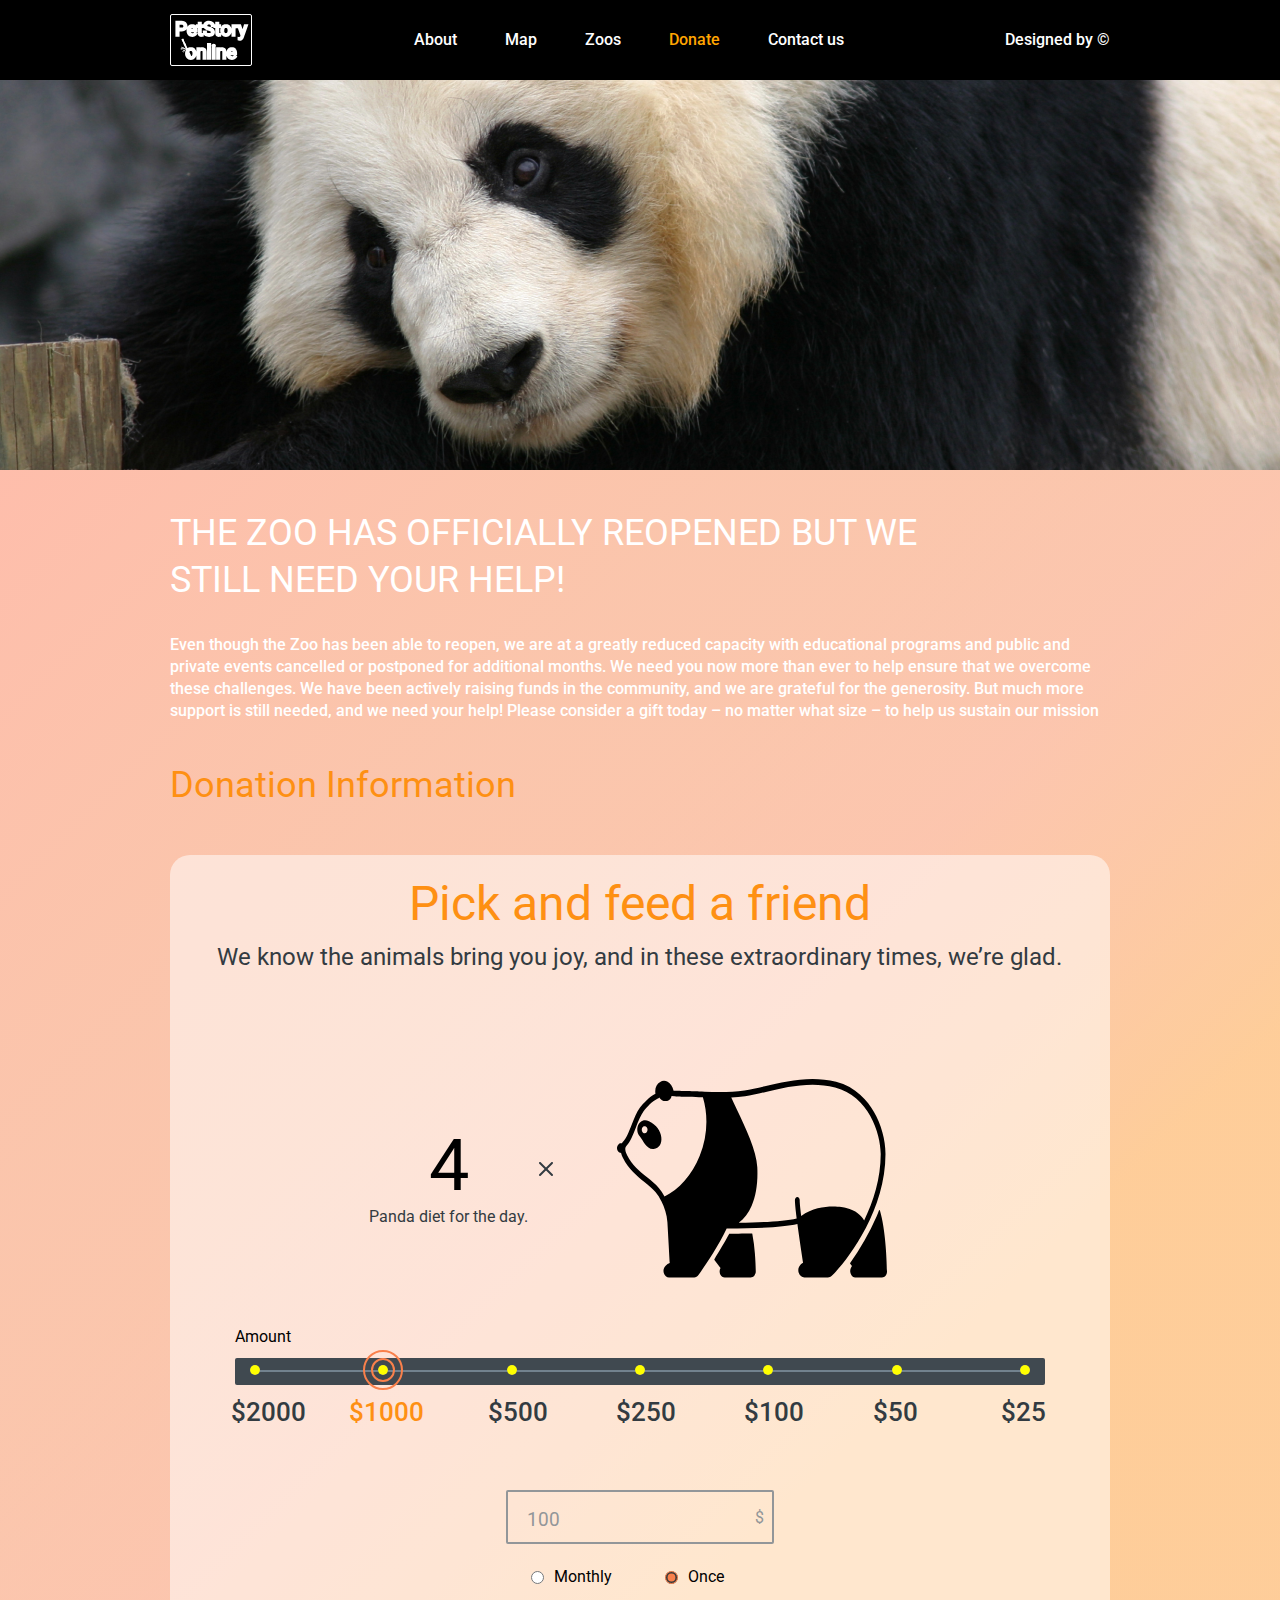
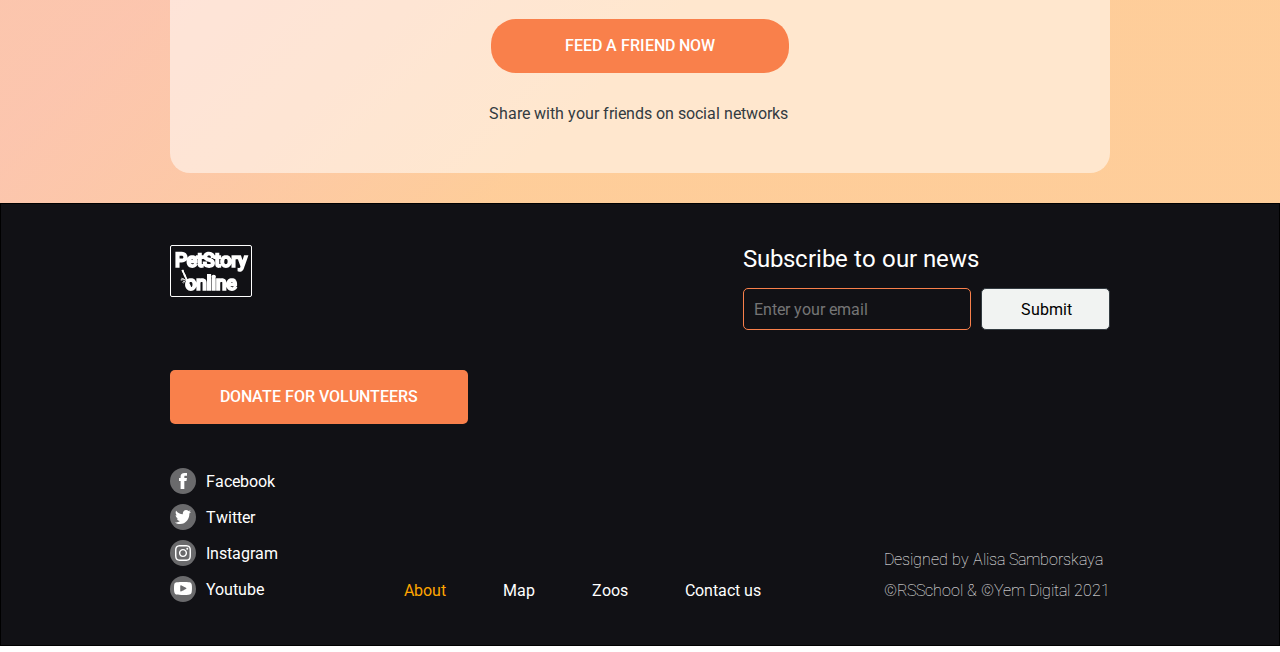
<file: pages/donate/index.html>
<!DOCTYPE html>
<html lang="en">
<head>
    <meta charset="UTF-8">
    <meta http-equiv="X-UA-Compatible" content="IE=edge">
    <meta name="viewport" content="width=device-width, initial-scale=1.0">
    <title>Online-zoo</title>
    <!--Reset-->
    <link rel="stylesheet" href="./../../assets/styles/reset.css" />
    <link rel="stylesheet" href="./../../assets/styles/base.css" />

    <!--Sections-->
    <link rel="stylesheet" href="../../assets/styles/button.css">
    <link rel="stylesheet" href="./styles/header.css" />
    <link rel="stylesheet" href="./styles/home.css">
    <link rel="stylesheet" href="./styles/donation-info.css">
    <link rel="stylesheet" href="./styles/footer.css">

    <!--Link to the Font Awesome icons-->
    <link rel="stylesheet" href="https://cdnjs.cloudflare.com/ajax/libs/font-awesome/4.7.0/css/font-awesome.min.css">

    <!--Fonts Roboto from https://fonts.google.com/specimen/Roboto-->
    <link rel="preconnect" href="https://fonts.googleapis.com" />
    <link rel="preconnect" href="https://fonts.gstatic.com" crossorigin />
    <link
      href="https://fonts.googleapis.com/css2?family=Roboto:wght@100;300;400;500;700&display=swap"
      rel="stylesheet"
    />

</head>
<body>

    <!--HEADER-->
    <header class="header">
        <div class="container">
            <div class="header-row">
                <a href="../main/index.html" name="logo">
                <h1>PetStory Online</h1>
                <div class="header-logo">
                    <img src="../../assets/images/logo_footer.svg" alt="Logo_footer" />
                    <img src="../../assets/images/logo_footer-no-border.svg" alt="Logo_footer" />
                    <img src="../../assets/images/logo_footer-one-line.svg" alt="Logo_footer" />
                </div>
                </a>
                <nav class="header-nav">
                    <ul>
                    <li><a href="../main/index.html">About</a></li>
                    <li><a href="#">Map</a></li>
                    <li><a href="#">Zoos</a></li>
                    <li><a href="../donate/index.html">Donate</a></li>
                    <li><a href="#">Contact us</a></li>
                    </ul>
                </nav>
                <a href="https://www.figma.com/file/jfEFwkXVj1WRq7sUHDr8os/PetStory-online" target="_blank">
                <div class="header-copyright">Designed by	&#169;</div>
                </a>

                <i class="fa fa-bars hamburger-menu" style="font-size:18px">
                    <nav class="hamburger-nav">
                      <ul>
                        <li><a href="../main/index.html">About</a></li>
                        <li><a href="#">Map</a></li>
                        <li><a href="#">Zoos</a></li>
                        <li><a href="../donate/index.html">Donate</a></li>
                        <li><a href="#">Contact us</a></li>
                        <li>
                          <a href="https://www.figma.com/file/jfEFwkXVj1WRq7sUHDr8os/PetStory-online" target="_blank">
                          Designed by	&#169;</a>
                        </li>
                      </ul>
                    </nav>
                  </i>
                  <div class="overlay"></div>

            </div>
        </div>
    </header>
    <!--// HEADER-->

    <!--MAIN-->
    <main>
      <!--SECTION 1 - HOME-->
      <section class="home ">
        <div class="container">
        </div>
        <div class="home-bg-image">
          <img src="../../assets/images/giant-panda-donate-page.png" alt="Home background cover">
          <img src="../../assets/images/giant-panda-donate-small-desktop.png" alt="Home background cover">
        </div>
      </section>
      <!--// SECTION 1 - HOME-->

    <!--SECTION 2 - DONATION INFORMATION-->
    <section class="donation-info ">
        <div class="container">
            <div class="donation-info-container">
                <div class="donation-text">
                    <h3>THE ZOO HAS OFFICIALLY REOPENED BUT WE STILL NEED YOUR HELP!</h3>
                    <p>Even though the Zoo has been able to reopen, we are at a greatly reduced capacity with educational programs
                        and public and private events cancelled or postponed for additional months.
                        We need you now more than ever to help ensure that we overcome these challenges.
                        We have been actively raising funds in the community, and we are grateful for the generosity.
                        But much more support is still needed, and we need your help!
                        Please consider a gift today – no matter what size – to help us sustain our mission</p>
                    <h3>Donation Information</h3>
                </div>
                <div class="donation-animal-pay">
                    <h2>Pick and feed a friend</h2>
                    <p>We know the animals bring you joy, and in these extraordinary times, we’re glad.</p>
                    <div class="animal-to-choose">
                        <div class="number-block">
                            <p class="number">4</p>
                            <p>Panda diet for the day.</p>
                        </div>
                        <div class="product-sign">
                            <img src="../../assets/icons/x-icon.svg" alt="Product sign">
                        </div>
                        <div class="animal-widget">
                            <img src="../../assets/icons/animals-panda-widget.svg" alt="Panda widget">
                        </div>
                    </div>

                    <div class="money-amount-bar">
                    <p>Amount</p>
                    <div class="black-strip"></div>
                    <div class="grey-line"></div>


                    <div class="radio-buttons-container">
                        <!--RADIO BUTTON 1-->
                        <div class="button-wrapper one">
                            <input type="radio" id="option1" value="option">
                            <div class="circles">
                                <div class="radio-circle"></div>
                                <div class="small-ring"></div>
                                <div class="big-ring"></div>
                            </div>
                            <p class="amount">$5000</p>
                        </div>
                        <!--//RADIO BUTTON 1-->

                        <!--RADIO BUTTON 2-->

                        <div class="button-wrapper two">
                            <input type="radio" id="option2" value="option">
                            <div class="circles">
                                <div class="radio-circle"></div>
                                <div class="small-ring"></div>
                                <div class="big-ring"></div>
                            </div>
                            <p class="amount">$2000</p>
                        </div>
                        <!--//RADIO BUTTON 2-->

                        <!--RADIO BUTTON 3-->
                        <div class="button-wrapper three">
                            <input type="radio" id="option3" value="option">
                            <div class="circles">
                                <div class="radio-circle"></div>
                                <div class="small-ring make-visible"></div>
                                <div class="big-ring make-visible"></div>
                            </div>
                            <p class="amount">$1000</p>
                        </div>
                        <!--//RADIO BUTTON 3-->

                        <!--RADIO BUTTON 4-->
                        <div class="button-wrapper four">
                            <input type="radio" id="option4" value="option">
                            <div class="circles">
                                <div class="radio-circle"></div>
                                <div class="small-ring"></div>
                                <div class="big-ring"></div>
                            </div>
                            <p class="amount">$500</p>
                        </div>
                        <!--//RADIO BUTTON 4-->

                        <!--RADIO BUTTON 5-->
                        <div class="button-wrapper five">
                            <input type="radio" id="option5" value="option">
                            <div class="circles">
                                <div class="radio-circle"></div>
                                <div class="small-ring"></div>
                                <div class="big-ring"></div>
                            </div>
                            <p class="amount">$250</p>
                        </div>
                        <!--//RADIO BUTTON 5-->

                        <!--RADIO BUTTON 6-->
                        <div class="button-wrapper six ">
                            <input type="radio" id="option6" value="option">
                            <div class="circles">
                                <div class="radio-circle"></div>
                                <div class="small-ring"></div>
                                <div class="big-ring"></div>
                            </div>
                            <p class="amount">$100</p>
                        </div>
                        <!--//RADIO BUTTON 6-->

                        <!--RADIO BUTTON 7-->
                        <div class="button-wrapper seven ">
                            <input type="radio" id="option7" value="option">
                            <div class="circles">
                                <div class="radio-circle"></div>
                                <div class="small-ring"></div>
                                <div class="big-ring"></div>
                            </div>
                            <p class="amount">$50</p>
                        </div>
                        <!--//RADIO BUTTON 7-->

                        <!--RADIO BUTTON 8-->
                        <div class="button-wrapper eight">
                            <input type="radio" id="option8" value="option">
                            <div class="circles">
                                <div class="radio-circle"></div>
                                <div class="small-ring"></div>
                                <div class="big-ring"></div>
                            </div>
                            <p class="amount">$25</p>
                        </div>
                        <!--//RADIO BUTTON 8-->
                    </div>



                    </div>

                    <div class="confirmantion-block">
                        <form class="amount-money">
                            <input type="number"  value="100" placeholder="Another amount" name="" min="0" max="9999" pattern="[1-9][0-9]{3}" title="Max four numbers are allowed" maxlength="4" required>
                            <span class="dollar-sign"> &#x24</span>
                        </form>

                    <form class="form">
                        <div class="option-one">
                            <input type="radio" id="monthly" name="periodicity" value="Monthly">
                            <label for="monthly">Monthly</label>
                        </div>

                        <div class="option-two">
                            <input type="radio" id="once" name="periodicity" value="Once" checked="checked">
                            <label for="once">Once</label>
                        </div>
                      </form>

                    <div class="donation-info-button">
                        <a href="#" class="button">Feed a friend now</a>
                    </div>

                    <p>Share with your friends on social networks </p>
                    </div>
                </div>
            </div>
        </div>
    </section>
    <!--SECTION 2 - DONATION INFORMATION-->
    </main>
    <!--//MAIN-->

    <!--FOOTER-->
    <footer class="footer">
        <div class="container">
        <div class="footer-container">
            <div class="footer-content-row">

            <!--ROW 1-->
            <div class="row1">
                <a href="../main/index.html">
                <div class="footer-logo">
                    <img src="../../assets/images/logo_footer.svg" alt="Logo footer" />
                    <img src="../../assets/images/logo_footer-one-line.svg" alt="Logo footer" />
                </div>
                </a>

                <div class="form-wrapper">
                <div class="subtitle">Subscribe to our news</div>

                <div class="form">
                    <input type="email" placeholder="Enter your email" required />
                    <button type="button">Submit</button>
                </div>
                </div>

            </div>
            <!--// ROW 1-->

            <!--ROW 2-->
            <div class="row2">
                <div class="footer-button">
                <a href="../donate/index.html" class="squared-button">donate for volunteers</a>
                </div>
            </div>
            <!--//ROW 2-->

            <!--ROW 3-->
            <div class="row3">
                <div class="media-wrapper">
                <a href="https://www.facebook.com/">
                    <div class="facebook">
                        <img src="../../assets/icons/facebook-icon.svg" alt="facebook icon">
                        <p>Facebook</p>
                    </div>
                </a>
                <a href="https://www.twitter.com/">
                    <div class="twitter">
                        <img src="../../assets/icons/twitter-icon.svg" alt="twitter icon">
                        <p>Twitter</p>
                    </div>
                </a>
                <a href="https://www.instagram.com/">
                    <div class="instagram">
                        <img src="../../assets/icons/instagram-icon.svg" alt="instagram icon">
                        <p>Instagram</p>
                    </div>
                </a>
                <a href="https://www.youtube.com/">
                    <div class="youtube">
                        <img src="../../assets/icons/youtube-icon.svg" alt="youtube icon">
                        <p>Youtube</p>
                    </div>
                </a>
                </div>

                <nav class="footer-nav">
                <ul>
                    <li><a href="../main/index.html">About</a></li>
                    <li><a href="#">Map</a></li>
                    <li><a href="#">Zoos</a></li>
                    <li><a href="#">Contact us</a></li>
                </ul>
                </nav>

                <div class="author-school-wrapper">
                <p class="author">Designed by Alisa Samborskaya</p>
                <p class="school">©RSSchool & ©Yem Digital 2021</p>
                </div>

            </div>
            <!--//ROW 3-->

            </div>
        </div>
        </div>
    </footer>
    <!--FOOTER-->

<script src="./script.js"></script>
</body>
</html>
</file>
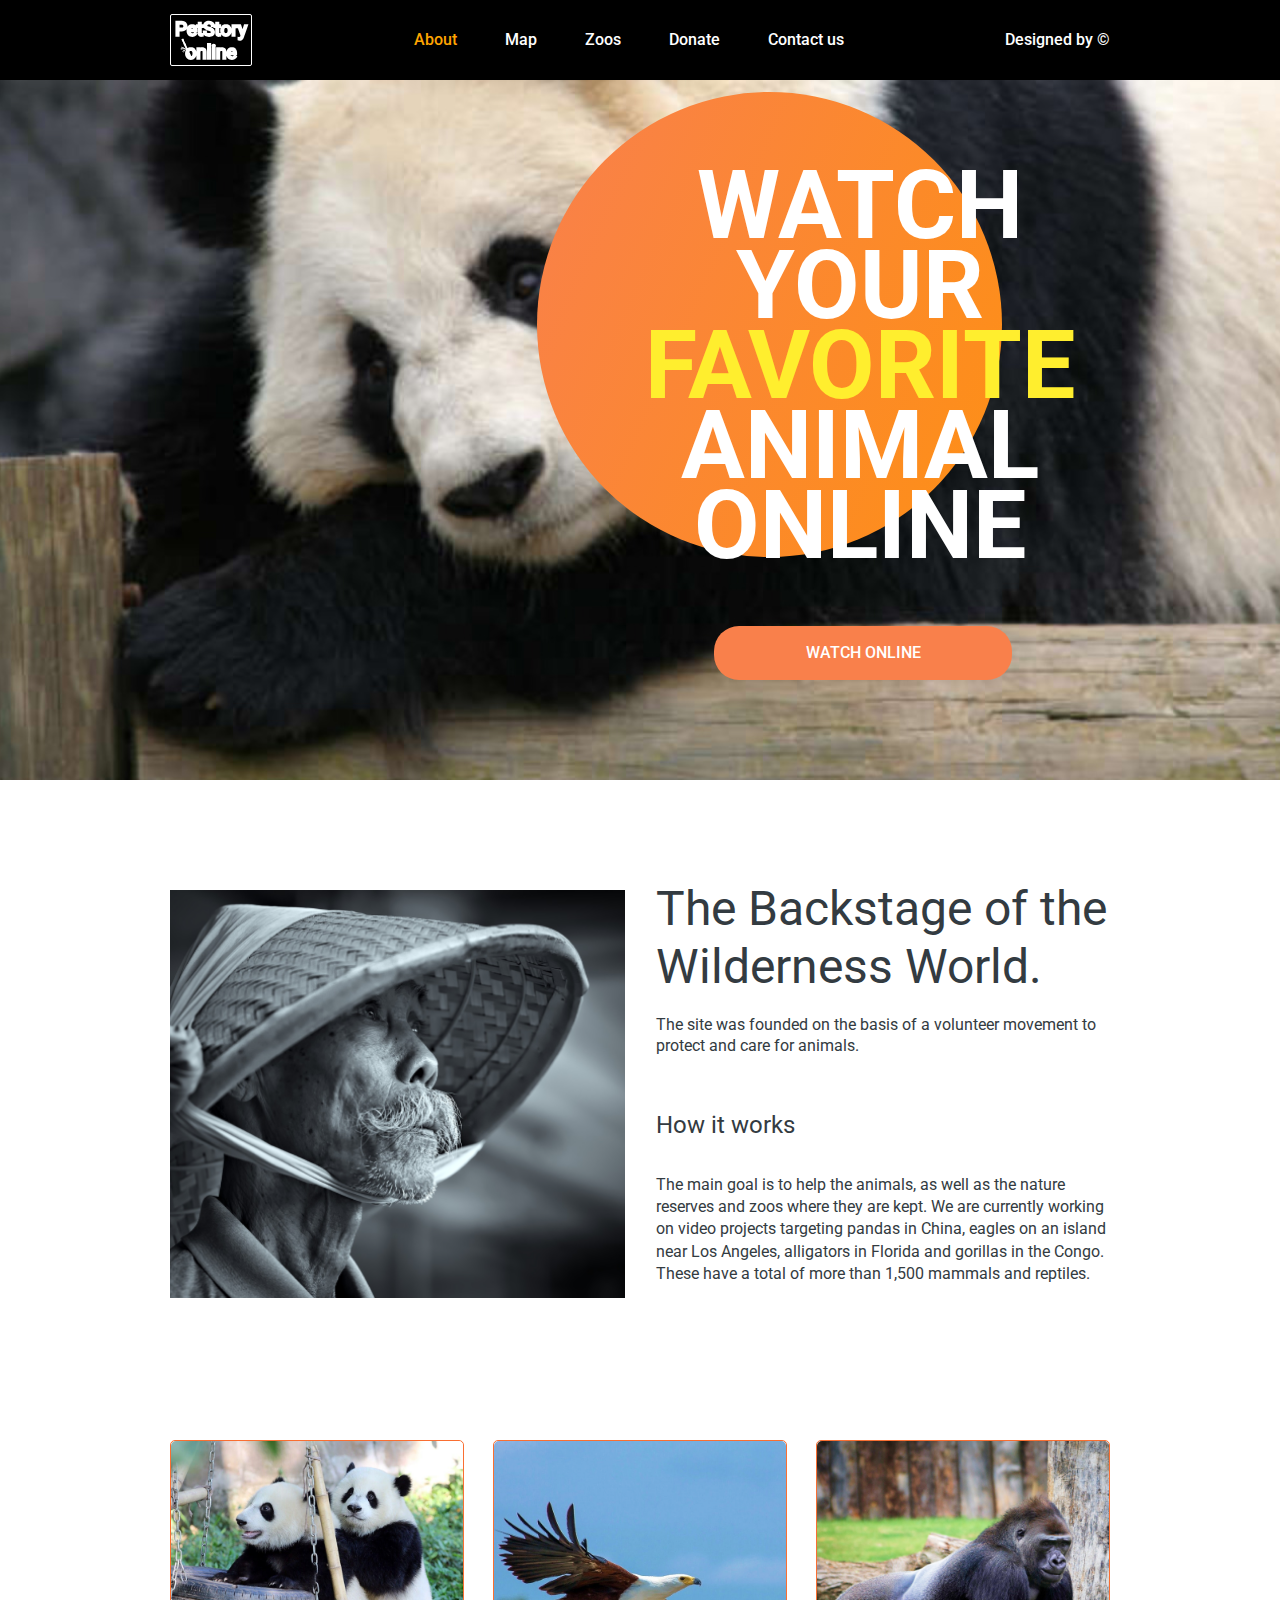
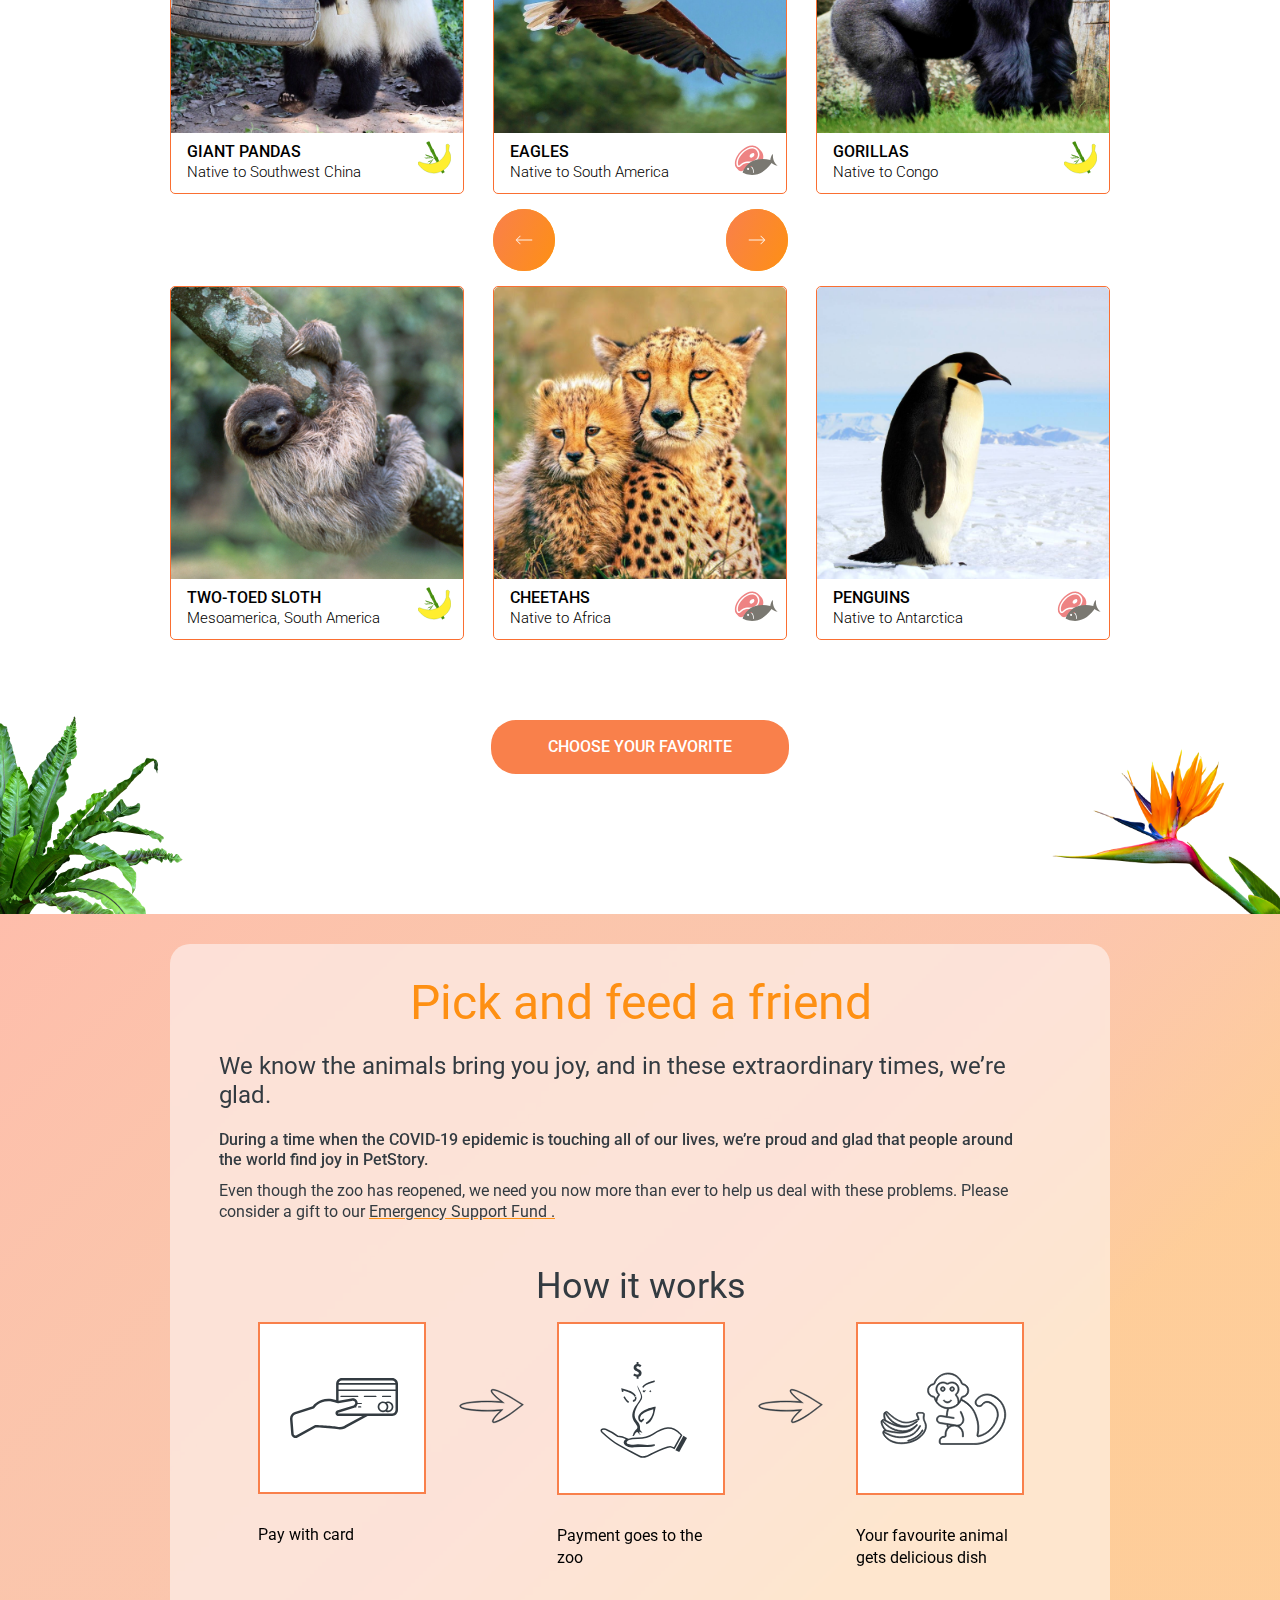
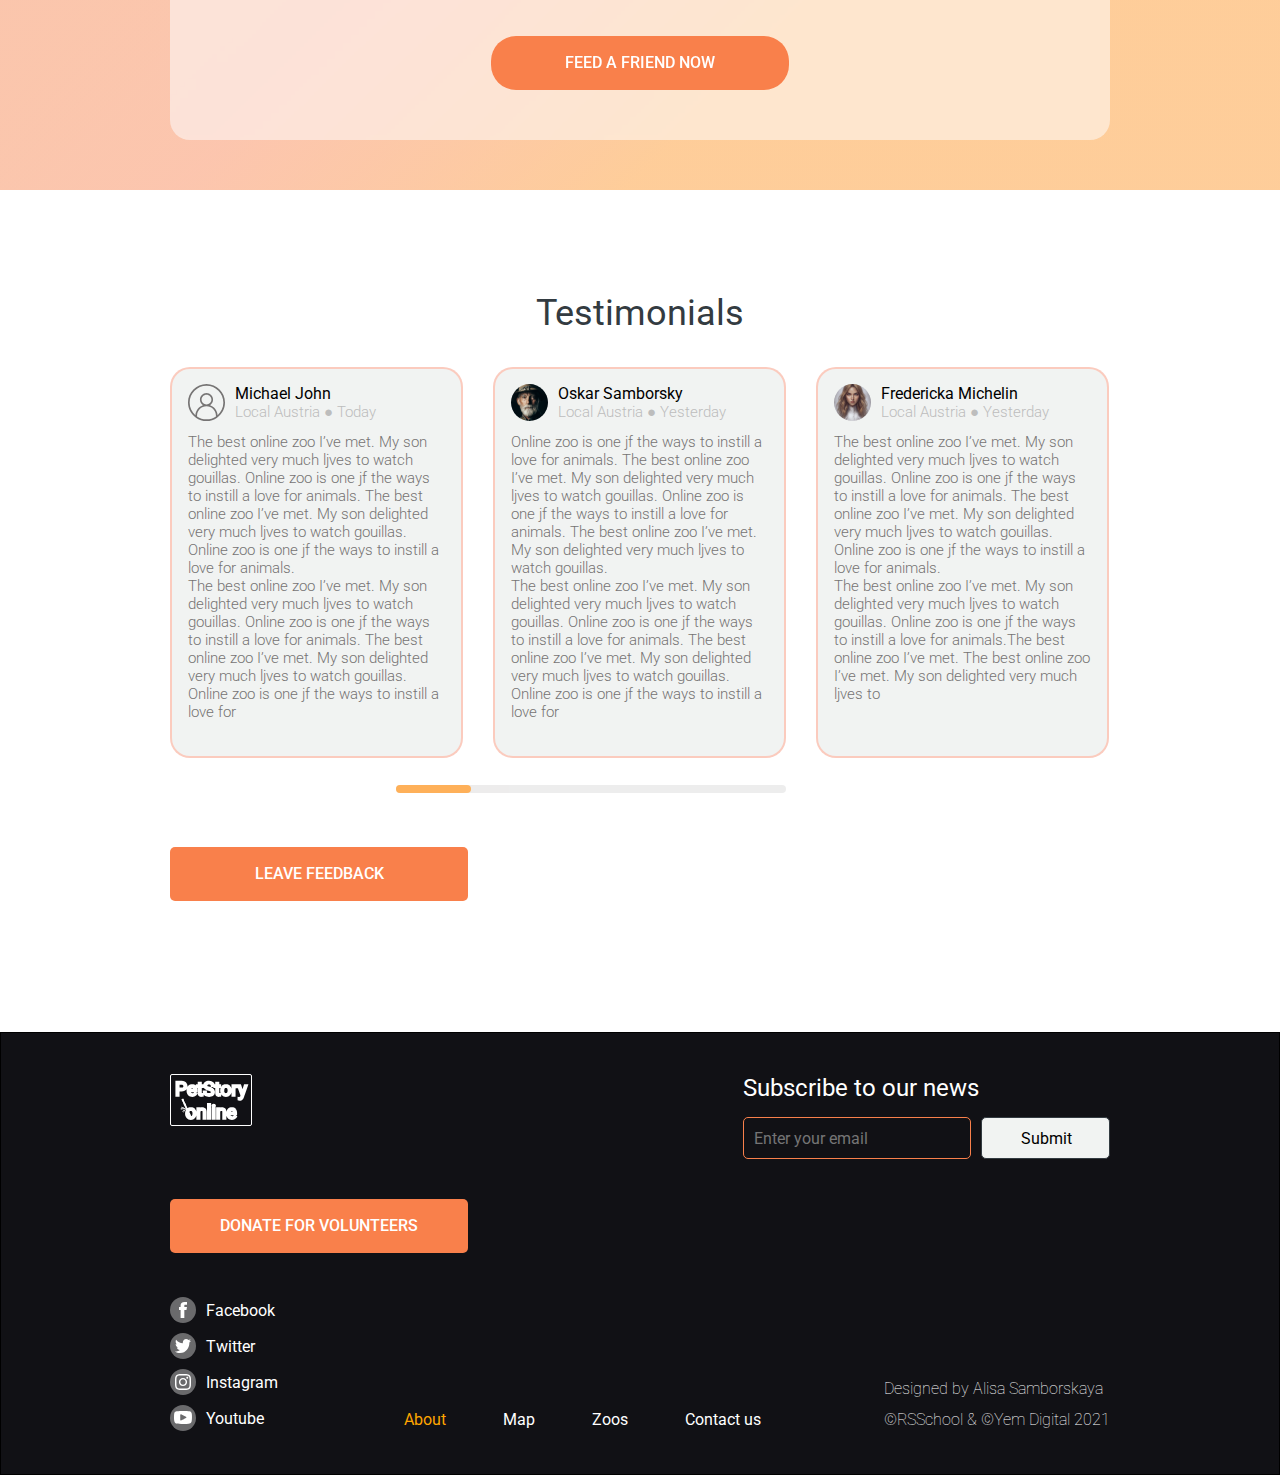
<file: pages/main/index.html>
<!DOCTYPE html>
<html lang="en">
  <head>
    <meta charset="UTF-8" />
    <meta http-equiv="X-UA-Compatible" content="IE=edge" />
    <meta name="viewport" content="width=device-width, initial-scale=1.0" />
    <title>Document</title>
    <!--Reset-->
    <link rel="stylesheet" href="./../../assets/styles/reset.css" />
    <link rel="stylesheet" href="./../../assets/styles/base.css" />

    <!--Sections-->
    <link rel="stylesheet" href="../../assets/styles/button.css">
    <link rel="stylesheet" href="./styles/header.css" />
    <link rel="stylesheet" href="./styles/home.css">
    <link rel="stylesheet" href="./styles/backstage.css">
    <link rel="stylesheet" href="./styles/pets.css">
    <link rel="stylesheet" href="./styles/pick-and-feed.css">
    <link rel="stylesheet" href="./styles/testimonials.css">
    <link rel="stylesheet" href="./styles/footer.css">

    <!--Link to the Font Awesome icons-->
    <link rel="stylesheet" href="https://cdnjs.cloudflare.com/ajax/libs/font-awesome/4.7.0/css/font-awesome.min.css">

    <!--Fonts Roboto from https://fonts.google.com/specimen/Roboto-->
    <link rel="preconnect" href="https://fonts.googleapis.com" />
    <link rel="preconnect" href="https://fonts.gstatic.com" crossorigin />
    <link
      href="https://fonts.googleapis.com/css2?family=Roboto:wght@100;300;400;500;700&display=swap"
      rel="stylesheet"
    />
  </head>
  <body>
    <!--HEADER-->
    <header class="header">
      <div class="container">

        <div class="header-row">
          <a href="" name="logo">
            <div class="header-logo">
              <img src="../../assets/images/logo_footer.svg" alt="Logo_footer" />
              <img src="../../assets/images/logo_footer-no-border.svg" alt="Logo_footer" />
              <img src="../../assets/images/logo_footer-one-line.svg" alt="Logo_footer" />
            </div>
          </a>

          <nav class="header-nav">
              <ul>
                <li><a href="#">About</a></li>
                <li><a href="#">Map</a></li>
                <li><a href="#">Zoos</a></li>
                <li><a href="../donate/index.html">Donate</a></li>
                <li><a href="#">Contact us</a></li>
              </ul>
          </nav>

          <a href="https://www.figma.com/file/jfEFwkXVj1WRq7sUHDr8os/PetStory-online" target="_blank">
            <div class="header-copyright">Designed by	&#169;</div>
          </a>

          <i class="fa fa-bars hamburger-menu" style="font-size:18px">
            <nav class="hamburger-nav">
              <ul>
                <li><a href="#">About</a></li>
                <li><a href="#">Map</a></li>
                <li><a href="#">Zoos</a></li>
                <li><a href="../donate/index.html">Donate</a></li>
                <li><a href="#">Contact us</a></li>
                <li>
                  <a href="https://www.figma.com/file/jfEFwkXVj1WRq7sUHDr8os/PetStory-online" target="_blank">
                  Designed by	&#169;</a>
                </li>
              </ul>
            </nav>
          </i>
          <div class="overlay"></div>

        </div>



      </div>
    </header>
    <!--// HEADER-->

    <!--MAIN-->
    <main>
      <!--SECTION 1 - HOME-->
      <section class="home ">
        <div class="container">
          <div class="home-content">
            <div class="home-heading">WATCH YOUR <span>FAVORITE</span> ANIMAL ONLINE
                <div class="ellipse-wrapper">
                  <img src="../../assets/images/home-orange-ellipse.svg" alt="Orange ellipse">
                </div>
            </div>
            <div class="home-button">
              <a href="#" class="button">WATCH ONLINE</a>
            </div>
          </div>
        </div>
        <div class="home-bg-image">
          <img src="../../assets/images/giant-panda.png" alt="Home background cover">
          <img src="../../assets/images/giant-panda-mobile.png" alt="Home background cover">
        </div>
      </section>
      <!--// SECTION 1 - HOME-->

      <!--WRAPPER FOR BACKSTAGE and PETS SHARED BACKGROUNG-->
      <div class="backstage-pets-wrapper-bg">

      <!--SECTION 2 - BACKSTAGE-->
      <section class="backstage ">
        <div class="container">
          <div class="backstage-row">
              <div class="backstage-img-wrapper">
                  <img src="../../assets/images/bamboo-cap.png" alt="Image for backstage section">
              </div>
              <div class="backstage-content">
                  <h2 class="backstage-heading">The Backstage of the Wilderness World.</h2>
                  <p>The site was founded on the basis of a volunteer movement to protect and care for animals.</p>
                  <h3 class="subtitle">How it works </h3>
                  <p>The main goal is to help the animals, as well as the nature reserves and zoos where they are kept.
                      We are currently working on video projects targeting pandas in China, eagles on an island near Los Angeles,
                      alligators in Florida and gorillas in the Congo.
                      These have a total of more than 1,500 mammals and reptiles.
                  </p>
              </div>
          </div>
      </div>
      </section>
      <!--// SECTION 2 - BACKSTAGE-->

      <!--SECTION 3 - PETS-->
      <section class="pets ">
        <div class="container">
          <!--CONTAINER FOR CARDS-->
          <div class="pets-cards-container">
            <div class="cards-row-one">
              <!--CARD 1-->
              <div class="pet-card card1">
                <img src="../../assets/images/card-pandas.png" alt="Pandas picture">
                <div class="card-content-container">
                  <div class="card-text">
                    <p class="name">Giant Pandas</p>
                    <p class="location">Native to Southwest China</p>
                  </div>
                  <div class="card-icon-container">
                    <img src="../../assets/icons/banana-bamboo-icon.svg" alt="Banana-bamboo icon">
                  </div>
                </div>
              </div>
              <!--//CARD 1-->
              <!--CARD 2-->
              <div class="pet-card card2">
                <img src="../../assets/images/card-eagles.png" alt="Eagles picture">
                <div class="card-content-container">
                  <div class="card-text">
                    <p class="name">Eagles</p>
                    <p class="location">Native to South America</p>
                  </div>
                  <div class="card-icon-container">
                    <img src="../../assets/icons/meet-fish-icon.svg" alt="Meet-fish icon">
                  </div>
                </div>
              </div>
              <!--//CARD 2-->

              <!--CARD 3-->
              <div class="pet-card card3">
                <img src="../../assets/images/card-gorillas.png" alt="Gorillas picture">
                <div class="card-content-container">
                  <div class="card-text">
                    <p class="name">Gorillas</p>
                    <p class="location">Native to Congo</p>
                  </div>
                  <div class="card-icon-container">
                    <img src="../../assets/icons/banana-bamboo-icon.svg" alt="Banana-bamboo icon">
                  </div>
                </div>
              </div>
              <!--//CARD 3-->

            </div>
            <!--Row between cards row for arrow button-->
            <div class="row-between-cards">
              <!--ARROW BUTTONs LEFT and RIGHT-->
              <div class="arrow left">
                <img class="arrow-img-left" src="../../assets/icons/arrow-ellipse-left-orange.svg" alt="Left arrow icon">
              </div>

              <div class="arrow right">
                <img src="../../assets/icons/arrow-ellipse-right-orange.svg" alt="Right arrow icon">
              </div>
          <!--// ARROW BUTTONs LEFT and RIGHT-->
            </div>
            <!--//Row between cards row for arrow button-->

            <div class="cards-row-two">
              <!--CARD 4-->
              <div class="pet-card card4">
                <img src="../../assets/images/card-sloth.png" alt="Two-toed Sloth picture">
                <div class="card-content-container">
                  <div class="card-text">
                    <p class="name">Two-toed Sloth</p>
                    <p class="location">Mesoamerica, South America</p>
                  </div>
                  <div class="card-icon-container">
                    <img src="../../assets/icons/banana-bamboo-icon.svg" alt="Banana-bamboo icon">
                  </div>
                </div>
              </div>
              <!--//CARD 4-->

              <!--CARD 5-->
              <div class="pet-card card5">
                <img src="../../assets/images/card-cheetahs.png" alt="Cheetahs picture">
                <div class="card-content-container">
                  <div class="card-text">
                    <p class="name">cheetahs</p>
                    <p class="location">Native to Africa</p>
                  </div>
                  <div class="card-icon-container">
                    <img src="../../assets/icons/meet-fish-icon.svg" alt="Meet-fish icon">
                  </div>
                </div>
              </div>
              <!--//CARD 5-->

              <!--CARD 6-->
              <div class="pet-card card6">
                <img src="../../assets/images/card-penguins.png" alt="Penguins picture">
                <div class="card-content-container">
                  <div class="card-text">
                    <p class="name">Penguins</p>
                    <p class="location">Native to Antarctica</p>
                  </div>
                  <div class="card-icon-container">
                    <img src="../../assets/icons/meet-fish-icon.svg" alt="Meet-fish icon">
                  </div>
                </div>
              </div>
              <!--//CARD 6-->
            </div>

          </div>
          <!--//CONTAINER FOR CARDS-->

          <!--Button-->
          <div class="pets-button">
            <a href="#" class="button">choose your favorite</a>
          </div>
          <!--//Button-->

        </div>
      </section>
      <!--// SECTION 3 - PETS-->
      </div>
      <!--//WRAPPER FOR BACKSTAGE and PETS SHARED BACKGROUNG-->

      <!--// SECTION 4 - PICK AND FEED-->
      <section class="pick-and-feed ">
        <div class="container">
          <div class="pick-and-feed-content">
              <div class="text-wrapper">
                <h2>Pick and feed a friend</h2>
                <p class="subtitle">We know the animals bring you joy,
                  and in these extraordinary times, we’re glad.</p>
                <p>During a time when the COVID-19 epidemic is touching all of our lives,
                  we’re proud and glad that people around the world find joy in PetStory.</p>
                <p>Even though the zoo has reopened, we need you now more than ever to help us deal with these problems.
                  Please consider a gift to our <a class="emergency-fund-donate" href="../donate/index.html">Emergency Support Fund .</a> </p>
                <h3>How it works</h3>
              </div>
              <div class="how-it-works-row">

                <!--HOW IT WORK - CARD 1-->
                <div class="how-it-work-card card-one">
                  <div class="icon-wrapper">
                    <img src="../../assets/icons/pay.svg" alt="Card payment">
                  </div>
                  <div class="card-content">
                    <p class="description">Pay with card</p>
                  </div>
                </div>
                <!--// HOW IT WORK - CARD 1-->

              <!--VECTOR RIGHT-->
              <div class="vector-wrapper">
                <img class="vector" src="../../assets/icons/vector-icon.svg" alt="Vector right">
                <img class="vector" src="../../assets/icons/green-vector-icon-tablet.png" alt="Vector right">
              </div>
              <!--//VECTOR RIGHT-->

                <!--HOW IT WORK - CARD 2-->
                <div class="how-it-work-card card-two">
                  <div class="icon-wrapper">
                    <img src="../../assets/icons/zoo.svg" alt="Payments go to zoo">
                  </div>
                  <div class="card-content">
                    <p class="description">Payment goes to the zoo</p>
                  </div>
                </div>
                <!--// HOW IT WORK - CARD 2-->

              <!--VECTOR RIGHT-->
              <div class="vector-wrapper">
                <img class="vector" src="../../assets/icons/vector-icon.svg" alt="Vector right">
                <img class="vector" src="../../assets/icons/green-vector-icon-tablet.png" alt="Vector right">
              </div>
              <!--//VECTOR RIGHT-->

                <!--HOW IT WORK - CARD 3-->
                <div class="how-it-work-card card-three">
                  <div class="icon-wrapper">
                    <img src="../../assets/icons/monkey.svg" alt="Monkey icon">
                  </div>
                  <div class="card-content">
                    <p class="description">Your favourite animal gets delicious dish</p>
                  </div>
                </div>
                <!--// HOW IT WORK - CARD 3-->

              </div>
              <div class="how-it-works-button">
                <a href="#" class="button">FEED A FRIEND NOW</a>
              </div>
          </div>
        </div>
      </section>
      <!--// SECTION 4 - PICK AND FEED-->

      <!--SECTION 5 - TESTIMONIALS-->
      <section class="testimonials ">
        <div class="container">
          <div class="testimonials-wrapper">
            <h3>Testimonials</h3>
            <div class="testimonials-cars-row">

              <!--TESTIMONIALS CARD 1-->
              <div class="testimonials-card testimonial-card1">
              <div class="card-top-container">
                <div class="icon-container">
                  <img src="../../assets/icons/testimonials-user-icon-card1.svg" alt="User icon">
                </div>
                <div class="card-heading-text-container">
                    <div class="heading-name">Michael John </div>
                    <div class="heading-location">Local Austria &#9679; Today</div>
                </div>
              </div>
              <div  class="card-description">
                <p>The best online zoo I’ve met. My son delighted very much ljves to watch gouillas.
                  Online zoo is one jf the ways to instill a love for animals.
                  The best online zoo I’ve met. My son delighted very much ljves to watch gouillas.
                  Online zoo is one jf the ways to instill a love for animals.
                  </p>
                <p>The best online zoo I’ve met. My son delighted very much ljves to watch gouillas.
                  Online zoo is one jf the ways to instill a love for animals.
                  The best online zoo I’ve met. My son delighted very much ljves to watch gouillas.
                  Online zoo is one jf the ways to instill a love for </p>
              </div>
              </div>
              <!--//TESTIMONIALS CARD 1-->

              <!--CARD 1 MODULE-->
              <div class="card-modal-window">
                <div class="modal-content">
                <!--card-->
                <div class="testimonials-card">
                  <div class="card-top-container">
                    <div class="icon-container">
                      <img src="../../assets/icons/testimonials-user-icon-card1.svg" alt="User icon">
                    </div>
                    <div class="card-heading-text-container">
                        <div class="heading-name">Michael John </div>
                        <div class="heading-location">Local Austria &#9679; Today</div>
                    </div>
                  </div>
                  <div  class="card-description">
                    <p>The best online zoo I’ve met. My son delighted very much ljves to watch gouillas.
                      Online zoo is one jf the ways to instill a love for animals.
                      The best online zoo I’ve met. My son delighted very much ljves to watch gouillas.
                      Online zoo is one jf the ways to instill a love for animals.
                      </p>
                    <p>The best online zoo I’ve met. My son delighted very much ljves to watch gouillas.
                      Online zoo is one jf the ways to instill a love for animals.
                      The best online zoo I’ve met. My son delighted very much ljves to watch gouillas.
                      Online zoo is one jf the ways to instill a love for </p>
                  </div>
                  </div>
                  <!--close button-->
                  <div class="modal-close-button">&times;</div>
                </div>

              </div>
              <!--//CARD 1 MODULE-->

               <!--TESTIMONIALS CARD 2-->
              <div class="testimonials-card testimonial-card2">
              <div class="card-top-container">
                <div class="icon-container">
                  <img src="../../assets/icons/testimonials-user-icon-card2.svg" alt="User icon">
                </div>
                <div class="card-heading-text-container">
                    <div class="heading-name">Oskar Samborsky</div>
                    <div class="heading-location">Local Austria &#9679; Yesterday</div>
                </div>
              </div>
              <div  class="card-description">
                <p>Online zoo is one jf the ways to instill a love for animals.
                  The best online zoo I’ve met. My son delighted very much ljves to watch gouillas.
                  Online zoo is one jf the ways to instill a love for animals.
                  The best online zoo I’ve met.
                  My son delighted very much ljves to watch gouillas.
                  </p>
                <p>The best online zoo I’ve met. My son delighted very much ljves to watch gouillas.
                  Online zoo is one jf the ways to instill a love for animals.
                  The best online zoo I’ve met. My son delighted very much ljves to watch gouillas.
                  Online zoo is one jf the ways to instill a love for  </p>
              </div>
              </div>
              <!--//TESTIMONIALS CARD 2-->

              <!--CARD 2 MODULE-->
              <div class="card-modal-window">
                <div class="modal-content">
                  <!--card-->
                  <div class="testimonials-card">
                    <div class="card-top-container">
                      <div class="icon-container">
                        <img src="../../assets/icons/testimonials-user-icon-card2.svg" alt="User icon">
                      </div>
                      <div class="card-heading-text-container">
                          <div class="heading-name">Oskar Samborsky</div>
                          <div class="heading-location">Local Austria &#9679; Yesterday</div>
                      </div>
                    </div>
                    <div  class="card-description">
                      <p>Online zoo is one jf the ways to instill a love for animals.
                        The best online zoo I’ve met. My son delighted very much ljves to watch gouillas.
                        Online zoo is one jf the ways to instill a love for animals.
                        The best online zoo I’ve met.
                        My son delighted very much ljves to watch gouillas.
                        </p>
                      <p>The best online zoo I’ve met. My son delighted very much ljves to watch gouillas.
                        Online zoo is one jf the ways to instill a love for animals.
                        The best online zoo I’ve met. My son delighted very much ljves to watch gouillas.
                        Online zoo is one jf the ways to instill a love for  </p>
                    </div>
                    </div>
                    <!--close button-->
                    <div class="modal-close-button">&times;</div>
                  </div>
              </div>
              <!--//CARD 2 MODULE-->

               <!--TESTIMONIALS CARD 3-->
               <div class="testimonials-card testimonial-card3">
                <div class="card-top-container">
                  <div class="icon-container">
                    <img src="../../assets/icons/testimonials-user-icon-card3.svg" alt="User icon">
                  </div>
                  <div class="card-heading-text-container">
                      <div class="heading-name">Fredericka Michelin</div>
                      <div class="heading-location">Local Austria &#9679; Yesterday</div>
                  </div>
                </div>
                <div  class="card-description">
                  <p>The best online zoo I’ve met. My son delighted very much ljves to watch gouillas.
                    Online zoo is one jf the ways to instill a love for animals.
                    The best online zoo I’ve met. My son delighted very much ljves to watch gouillas.
                    Online zoo is one jf the ways to instill a love for animals.
                    </p>
                  <p>The best online zoo I’ve met. My son delighted very much ljves to watch gouillas.
                    Online zoo is one jf the ways to instill a love for animals.The best online zoo I’ve met.
                    The best online zoo I’ve met. My son delighted very much ljves to  </p>
                </div>
                </div>
                <!--//TESTIMONIALS CARD 3-->

              <!--CARD 3 MODULE-->
              <div class="card-modal-window">
                <div class="modal-content">
                  <!--card-->
                  <div class="testimonials-card">
                    <div class="card-top-container">
                      <div class="icon-container">
                        <img src="../../assets/icons/testimonials-user-icon-card3.svg" alt="User icon">
                      </div>
                      <div class="card-heading-text-container">
                          <div class="heading-name">Fredericka Michelin</div>
                          <div class="heading-location">Local Austria &#9679; Yesterday</div>
                      </div>
                    </div>
                    <div  class="card-description">
                      <p>The best online zoo I’ve met. My son delighted very much ljves to watch gouillas.
                        Online zoo is one jf the ways to instill a love for animals.
                        The best online zoo I’ve met. My son delighted very much ljves to watch gouillas.
                        Online zoo is one jf the ways to instill a love for animals.
                        </p>
                      <p>The best online zoo I’ve met. My son delighted very much ljves to watch gouillas.
                        Online zoo is one jf the ways to instill a love for animals.The best online zoo I’ve met.
                        The best online zoo I’ve met. My son delighted very much ljves to  </p>
                    </div>
                    </div>
                    <!--close button-->
                    <div class="modal-close-button">&times;</div>
                </div>
              </div>
              <!--//CARD 3 MODULE-->

               <!--TESTIMONIALS CARD 4-->
               <div class="testimonials-card testimonial-card4">
                <div class="card-top-container">
                  <div class="icon-container">
                    <img src="../../assets/icons/testimonials-user-icon-card4.svg" alt="User icon">
                  </div>
                  <div class="card-heading-text-container">
                      <div class="heading-name">Mila Riksha</div>
                      <div class="heading-location">Local Austria &#9679; Today</div>
                  </div>
                </div>
                <div  class="card-description">
                  <p>My son delighted very much ljves to watch gouillas.
                    Online zoo is one jf the ways to instill a love for animals.The best online zoo I’ve met.
                    My son delighted very much ljves to watch gouillas. Online zoo is one jf the ways to instill a love for animals.The best online zoo I’ve met.
                    My son delighted very much ljves to watch gouillas. Online zoo is one jf the ways to instill a love for animals.The best online zoo I’ve met.
                    My son delighted very much ljves to watch gouillas.
                    The best online zoo I’ve met. My son delighted very much ljves to watch gouillas.
                    Online zoo is one jf
                    </p>
                </div>
                </div>
                <!--//TESTIMONIALS CARD 4-->

              <!--CARD 4 MODULE-->
              <div class="card-modal-window">
                <div class="modal-content">
                  <!--card-->
                  <div class="testimonials-card">
                    <div class="card-top-container">
                      <div class="icon-container">
                        <img src="../../assets/icons/testimonials-user-icon-card4.svg" alt="User icon">
                      </div>
                      <div class="card-heading-text-container">
                          <div class="heading-name">Mila Riksha</div>
                          <div class="heading-location">Local Austria &#9679; Yesterday</div>
                      </div>
                    </div>
                    <div  class="card-description">
                      <p>My son delighted very much ljves to watch gouillas.
                        Online zoo is one jf the ways to instill a love for animals.The best online zoo I’ve met.
                        My son delighted very much ljves to watch gouillas. Online zoo is one jf the ways to instill a love for animals.The best online zoo I’ve met.
                        My son delighted very much ljves to watch gouillas. Online zoo is one jf the ways to instill a love for animals.The best online zoo I’ve met.
                        My son delighted very much ljves to watch gouillas.
                        The best online zoo I’ve met. My son delighted very much ljves to watch gouillas.
                        Online zoo is one jf
                        </p>
                    </div>
                    </div>
                    <!--close button-->
                    <div class="modal-close-button">&times;</div>
                </div>
              </div>
              <!--//CARD 4 MODULE-->

               <!--TESTIMONIALS CARD 5-->
               <div class="testimonials-card testimonial-card5">
                <div class="card-top-container">
                  <div class="icon-container">
                    <img src="../../assets/icons/testimonials-user-icon-card6.svg" alt="User icon">
                  </div>
                  <div class="card-heading-text-container">
                      <div class="heading-name">Aura Kerttu</div>
                      <div class="heading-location">Local Austria &#9679; Today</div>
                  </div>
                </div>
                <div  class="card-description">
                  <p>My son delighted very much ljves to watch gouillas.
                    Lorem ipsum dolor sit amet consectetur adipisicing elit. Facilis cumque ad tenetur labore autem
                     non dolorem at iste consectetur eligendi<br>
                    nemo officia nisi assumenda delectus quam? Quia magni reiciendis atque
                    iure iusto perspiciatis dignissimos accusamus maiores dolore, corrupti illum blanditiis.
                    </p>
                    <p>Lorem ipsum dolor sit amet consectetur, adipisicing elit. Facilis debitis, rem assumenda mollitia
                      dolorum aliquid laboriosam consectetur.
                      </p>
                </div>
                </div>
                <!--//TESTIMONIALS CARD 5-->

               <!--TESTIMONIALS CARD 6-->
               <div class="testimonials-card testimonial-card6">
                <div class="card-top-container">
                  <div class="icon-container">
                    <img src="../../assets/icons/testimonials-user-icon-card3.svg" alt="User icon">
                  </div>
                  <div class="card-heading-text-container">
                      <div class="heading-name">Hilda Seppo</div>
                      <div class="heading-location">Spain &#9679; Yesterday</div>
                  </div>
                </div>
                <div  class="card-description">
                  <p>Online zoo is one jf the ways to instill a love for animals.The best online zoo I’ve met.
                    My son delighted very much ljves to watch gouillas.
                    The best online zoo I’ve met. My son delighted very much ljves to watch gouillas.
                    Online zoo is one jf
                    </p>
                    <p>Lorem ipsum dolor sit, amet consectetur adipisicing.
                      The best online zoo I’ve met. My son delighted very much ljves to watch gouillas.
                      Online zoo is one jf
                      </p>
                </div>
                </div>
                <!--//TESTIMONIALS CARD 6-->

                <!--TESTIMONIALS CARD 7-->
               <div class="testimonials-card testimonial-card7">
                <div class="card-top-container">
                  <div class="icon-container">
                    <img src="../../assets/icons/testimonials-user-icon-card5.svg" alt="User icon">
                  </div>
                  <div class="card-heading-text-container">
                      <div class="heading-name">Viktor Annikki</div>
                      <div class="heading-location">Italy &#9679; Today</div>
                  </div>
                </div>
                <div  class="card-description">
                  <p>The best online zoo I’ve met. My son delighted very much ljves to watch gouillas.
                    Online zoo is one jf the ways to instill a love for animals.
                    The best online zoo I’ve met. My son delighted very much ljves to watch gouillas.
                    Online zoo is one jf the ways to instill a love for animals delighted.
                    </p>
                  <p>The best online zoo I’ve met. My son delighted very much ljves to watch gouillas.
                    Online zoo is one jf the ways to instill a love for animals.The best online zoo I’ve met.
                    The best online zoo I’ve met. My son delighted very much ljves to  </p>
                </div>
                </div>
                <!--//TESTIMONIALS CARD 7-->

               <!--TESTIMONIALS CARD 8-->
               <div class="testimonials-card testimonial-card8">
                <div class="card-top-container">
                  <div class="icon-container">
                    <img src="../../assets/icons/testimonials-user-icon-card2.svg" alt="User icon">
                  </div>
                  <div class="card-heading-text-container">
                      <div class="heading-name">Taika Jooseppi</div>
                      <div class="heading-location">France &#9679; Yesterday</div>
                  </div>
                </div>
                <div  class="card-description">
                  <p>The best online zoo I’ve met. My son delighted very much ljves to watch gouillas.
                    Online zoo is one jf the ways to instill a love for animals.
                    The best online zoo I’ve met. My son delighted very much ljves to watch gouillas.
                    Online zoo is one jf the ways to instill a love for animals.
                    </p>
                  <p>The best online zoo I’ve met. My son delighted very much ljves to watch gouillas.
                    Online zoo is one jf the ways to instill a love for animals.
                    The best online zoo I’ve met. My son delighted very much ljves to watch gouillas.
                    Online zoo is one jf the ways to instill a love for </p>
                </div>
                </div>
                <!--//TESTIMONIALS CARD 8-->

                <!--TESTIMONIALS CARD 9-->
               <div class="testimonials-card testimonial-card9">
                <div class="card-top-container">
                  <div class="icon-container">
                    <img src="../../assets/icons/testimonials-user-icon-card6.svg" alt="User icon">
                  </div>
                  <div class="card-heading-text-container">
                      <div class="heading-name">Säde Klaus</div>
                      <div class="heading-location">United Kingdom &#9679; Today</div>
                  </div>
                </div>
                <div  class="card-description">
                  <p>Lorem ipsum dolor sit amet consectetur adipisicing elit.
                    Soluta reiciendis harum maxime ea magni voluptatibus!The best online zoo I’ve met. My son delighted very much ljves to watch gouillas.
                    Online zoo is one jf the ways to instill a love for animals.
                    </p>
                  <p>The best online zoo I’ve met. My son delighted very much ljves to watch gouillas.
                    Online zoo is one jf the ways to instill a love for animals.
                    The best online zoo I’ve met. My son delighted very much ljves to watch gouillas.
                    Online zoo is one jf the ways to instill a love for </p>
                </div>
                </div>
                <!--//TESTIMONIALS CARD 9-->

                <!--TESTIMONIALS CARD 10-->
               <div class="testimonials-card testimonial-card10">
                <div class="card-top-container">
                  <div class="icon-container">
                    <img src="../../assets/icons/testimonials-user-icon-card3.svg" alt="User icon">
                  </div>
                  <div class="card-heading-text-container">
                      <div class="heading-name">Heidi Sylvia</div>
                      <div class="heading-location">Switzerland &#9679; Today</div>
                  </div>
                </div>
                <div  class="card-description">
                  <p>My son delighted very much ljves to watch gouillas.
                    Online zoo is one jf the ways to instill a love for animals.The best online zoo I’ve met.
                    My son delighted very much ljves to watch gouillas. Online zoo is one jf the ways to instill a love for animals.The best online zoo I’ve met.
                    My son delighted very much ljves to watch gouillas. Online zoo is one jf the ways to instill a love for animals.The best online zoo I’ve met.
                    My son delighted very much ljves to watch gouillas.
                    The best online zoo I’ve met. My son delighted very much ljves to watch gouillas.
                    Online zoo is one jf
                    </p>
                </div>
                </div>
                <!--//TESTIMONIALS CARD 10-->

                <!--TESTIMONIALS CARD 11-->
                <div class="testimonials-card testimonial-card11">
                  <div class="card-top-container">
                    <div class="icon-container">
                      <img src="../../assets/icons/testimonials-user-icon-card5.svg" alt="User icon">
                    </div>
                    <div class="card-heading-text-container">
                        <div class="heading-name">Liina Johanna</div>
                        <div class="heading-location">Romania &#9679; Yesterday</div>
                    </div>
                  </div>
                  <div  class="card-description">
                    <p>Lorem ipsum dolor sit amet consectetur, adipisicing elit. Pariatur,
                       nulla amet quae numquam ipsum debitis. Exercitationem aliquid cum unde totam.
                       The best online zoo I’ve met. My son delighted very much ljves to watch gouillas.
                      </p>
                    <p>The best online zoo I’ve met. My son delighted very much ljves to watch gouillas.
                      Online zoo is one jf the ways to instill a love for animals.
                      The best online zoo I’ve met. My son delighted very much ljves to watch gouillas.
                      Online zoo is one jf the ways to instill a love for </p>
                  </div>
                  </div>
                  <!--//TESTIMONIALS CARD 11-->

            </div>

            <div class="slidecontainer">
              <input type="range" min="0" max="7" step="1" value="0" class="slider" id="myRange">
            </div>

            <div class="testimonials-button">
              <a href="#" class="squared-button">leave feedback</a>
            </div>
          </div>
        </div>
      </section>
      <!--//SECTION 5 - TESTIMONIALS-->
  </main>
    <!--//MAIN-->

  <!--FOOTER-->
  <footer class="footer ">
    <div class="container">
      <div class="footer-container">
        <div class="footer-content-row">

          <!--ROW 1-->
          <div class="row1">
            <a href="#logo">
              <div class="footer-logo">
                <img src="../../assets/images/logo_footer.svg" alt="Logo footer" />
                <img src="../../assets/images/logo_footer-one-line.svg" alt="Logo footer" />
              </div>
            </a>

            <div class="form-wrapper">
              <div class="subtitle">Subscribe to our news</div>

              <div class="form">
                <input type="email" placeholder="Enter your email" required />
                <button type="button">Submit</button>
              </div>
            </div>

          </div>
          <!--// ROW 1-->

          <!--ROW 2-->
          <div class="row2">
            <div class="footer-button">
              <a href="../donate/index.html" class="squared-button">donate for volunteers</a>
            </div>
          </div>
          <!--//ROW 2-->

          <!--ROW 3-->
          <div class="row3">
            <div class="media-wrapper">
              <a href="https://www.facebook.com/">
                <div class="facebook">
                  <img src="../../assets/icons/facebook-icon.svg" alt="facebook icon">
                  <p>Facebook</p>
                </div>
              </a>
              <a href="https://www.twitter.com/">
                <div class="twitter">
                  <img src="../../assets/icons/twitter-icon.svg" alt="twitter icon">
                  <p>Twitter</p>
                </div>
              </a>
              <a href="https://www.instagram.com/">
                <div class="instagram">
                  <img src="../../assets/icons/instagram-icon.svg" alt="instagram icon">
                  <p>Instagram</p>
                </div>
              </a>
              <a href="https://www.youtube.com/">
                <div class="youtube">
                  <img src="../../assets/icons/youtube-icon.svg" alt="youtube icon">
                  <p>Youtube</p>
                </div>
              </a>
            </div>

            <nav class="footer-nav">
              <ul>
                <li><a href="#">About</a></li>
                <li><a href="#">Map</a></li>
                <li><a href="#">Zoos</a></li>
                <li><a href="#">Contact us</a></li>
              </ul>
            </nav>

            <div class="author-school-wrapper">
              <p class="author">Designed by Alisa Samborskaya</p>
              <p class="school">©RSSchool & ©Yem Digital 2021</p>
            </div>

          </div>
          <!--//ROW 3-->

        </div>
      </div>
    </div>
  </footer>
  <!--FOOTER-->
  <script src="./script.js"></script>
  </body>
</html>
</file>
<file: assets/styles/base.css>
body {
  font-family: "Roboto", sans-serif;
  font-weight: 400;
  font-size: 16px;
}

/* Utility */
.none {
  display: none !important;
}

/* Search engines will be able to see the elements with this tag,
but it will be hidden from our eyes */
.visually-hidden {
  position: absolute;
  opacity: 0;
  visibility: hidden;
  width: 0px;
  height: 0px;
  display: block;
  margin-left: -10000px;
  background: transparent;
  font-size: 0;
}

/* Grid */

.container {
  width: 1160px;
  /* padding-left: 15px;
  padding-right: 15px; */
  margin-left: auto;
  margin-right: auto;
}

@media screen and (max-width: 1599px) {
  .container{
      max-width: 1160px;
  }
}

@media screen and (max-width: 1440px) {
  .container{
    max-width: 940px;
  }
}

@media screen and (width: 1000px) {
  .container{
      width: 940px;
  }
}
@media screen and (max-width: 999px) {
  .container{
      max-width: 600px;
  }
}


@media screen and (width: 640px) {
  .container{
      width: 600px;
  }
}

@media screen and (max-width: 639px) {
  .container{
      max-width: 320px;
  }
}
</file>
<file: assets/styles/button.css>
.button,
a.button {

    width: 298px;
    height: 54px;
    background-color: #F9804B;
    color: #FFFFFF;;
    font-weight: 500;
    font-size: 16px;
    line-height: 22px;
    text-align: center;
    border-radius: 25px;
    padding: 16px 0;
    text-transform: uppercase;
}



.button:hover,
a.button:hover{
    background-color:#E47209;
    transition: 0.1s s ease-in-out;
}

.button:active,
a.button:active{
    background-color:#4B9200;
    transition: 0.1s ease-in-out;
}

.button:disabled,
a.button:disabled{
    background-color:#767474;
}

.squared-button,
a.squared-button {

    width: 298px;
    height: 54px;
    background-color: #F9804B;
    color: #FFFFFF;;
    font-weight: 500;
    font-size: 16px;
    line-height: 22px;
    text-align: center;
    border-radius: 5px;
    padding: 16px 0;
    text-transform: uppercase;
}

.squared-button:hover,
a.squared-button:hover{
    background-color:#E47209;
    transition: 0.1s ease-in-out;

}

.squared-button:active,
a.squared-button:active{
    background-color:#4B9200;
    transition: 0.1s ease-in-out;
}

.squared-button:disabled,
a.squared-button:disabled{
    background-color:#767474;
}
</file>
<file: pages/donate/styles/header.css>
/*--HEADER--*/
header.header {
  display: flex;
  padding-top: 14px;
  padding-bottom: 14px;
  background-color: #000000;
  margin-left: auto;
  margin-right: auto;
}

.header-row {
  display: flex;
  align-items: center;
  /* justify-content: space-between; */
}

.header-row h1{
  display: none;
}

.header-logo {
    margin-right: 63px;
  }

  .header-logo img:nth-child(2),
  .header-logo img:nth-child(3){
    display: none;
  }


nav.header-nav {
  display: flex;
  font-weight: 500;

  color: #ffffff;
  margin-right: 438px;
}

nav.header-nav ul {
  display: flex;
}

nav.header-nav li:not(:last-child) {
  margin-right: 58px;
}

nav.header-nav a {
  line-height: 22px;
  font-weight: 500;
  text-align: left;
  vertical-align: top;
  transition: color 0.1s ease;
}

nav.header-nav>ul>li:nth-child(4) {
  color: orange;
}

nav.header-nav ul li a:hover {
  color: orange;
}

.header-copyright {
  color: #ffffff;
  margin-left: auto;
  width: 105px;
  height: 22px;
  line-height: 22px;
  font-weight: 500;
  text-align: left;
  vertical-align: top;
}

.header-copyright:hover {
  color: orange;
}

i.hamburger-menu{
  color: #ffffff;
  display: none ;
}

nav.hamburger-nav{
  display: none;
}
.overlay{
  display: none;
}

/*--//HEADER--*/


@media screen and (max-width: 1440px) {
  .header-row {
    display: flex;
    justify-content: space-between;
  }

  .header-logo{
    margin-right: 0;
    /* margin-left: 30px; */
  }

  nav.header-nav{
    margin-right: 0;
  }

  nav.header-nav li:not(:last-child) {
    margin-right: 48px;
  }
}

@media screen and (max-width:1000px) {

  .header-row {
    display: flex;
    justify-content: space-between;
  }

  .header-logo{
    margin-right: 63px;
  }

  nav.header-nav{
    margin-right: 259px;
  }

  nav.header-nav li:not(:last-child) {
    margin-right: 48px;
  }

  .header-copyright{
    /* margin-right: 30px; */
  }
}

@media screen and (max-width:999px) {

  .header-row {
    display: flex;
    justify-content: space-between;
  }

  .header-logo{
    margin-right: 0;
  }

  nav.header-nav{
    margin-right: 0;
  }

  nav.header-nav li:not(:last-child) {
    margin-right: 18px;
  }

  .header-copyright{
    /* margin-right: 30px; */
  }
}

@media screen and (width: 640px){
  header.header{
    padding: 2px;
    position: sticky;
    top: 0;
    z-index: 100;
    }
  .header-logo{
    display: flex;
    /* margin-left: 20px; */
    width: 47px;
    height: 30px;
    border: none;

  }

  .header-logo img:nth-child(1),
  .header-logo img:nth-child(3){
    display: none;
    width: 100%;
  }

  .header-logo img:nth-child(2){
    display: block;
  }

  nav.header-nav{
    display: none;
  }

  .header-copyright{
    display: none;
  }


  /*hamburger-menu*/
  i.hamburger-menu{
    display: block;
    position: relative
  }

  nav.hamburger-nav{
    display: none;


    background:#ffffff;
    position: absolute;
    right: 0;
    top: 26px;
    color:rgba(51, 59, 65, 1);
    font-size: 16px;
    line-height: 22px;
    vertical-align: top;
    z-index: 5;
  }

  nav.hamburger-nav > ul{
    display: flex;
    flex-direction: column;
    width: 600px;

  }

  nav.hamburger-nav > ul li{
    padding: 5px;
  }

  nav.hamburger-nav > ul li:hover{
    background-color: #f1f1f1;
    transition: all 0.1s ease-in-out 0s;
  }
  nav.hamburger-nav > ul li:active{
    color:#E47209;
    transition: 0.1s s ease-in-out;
  }

  .overlay{
    position: fixed;
    /* opacity: 0; */
    display: none;
    transition: 200ms ease-in-out;
    top:0;
    left:0;
    right: 0;
    bottom: 0;
    background-color: rgba(0,0,0,.5);
    pointer-events: none;
}

.overlay.active{
    /* opacity: 1; */
    display: block;
    pointer-events: all;
}
   /*//hamburger-menu*/

}

@media screen and (max-width: 639px){
  header.header{
    padding: 2px;
    position: sticky;
    top: 0;
    z-index: 100;
  }

  .header-row{
    max-width: 600px;
    margin-left: 20px;
    margin-right: 20px;
    /* margin-left: 10px;
    margin-right: 10px; */
  }

  .header-logo{
    display: flex;
    /* margin-left: 20px; */
    width: 47px;
    height: 30px;
  }

  .header-logo img:nth-child(1),
  .header-logo img:nth-child(3){
    display: none;
    width: 100%;
  }

  .header-logo img:nth-child(2){
    display: block;
  }

  nav.header-nav{
    display: none;
  }

  .header-copyright{
    display: none;
  }


   /*hamburger-menu*/
   i.hamburger-menu{
    display: block;
    position: relative
  }

  nav.hamburger-nav{
    display: none;


    background:#ffffff;
    position: absolute;
    right: 0;
    top: 26px;
    color:rgba(51, 59, 65, 1);
    font-size: 16px;
    line-height: 22px;
    vertical-align: top;
    z-index: 5;
  }

  nav.hamburger-nav > ul{
    display: flex;
    flex-direction: column;
    width: 295px;

  }

  nav.hamburger-nav > ul li{
    padding: 3px;
  }

  nav.hamburger-nav > ul li:hover{
    background-color: #f1f1f1;
    transition: all 0.1s ease-in-out 0s;
  }
  nav.hamburger-nav > ul li:active{
    color:#E47209;
    transition: 0.1s s ease-in-out;
  }

  .overlay{
    position: fixed;
    /* opacity: 0; */
    display: none;
    transition: 200ms ease-in-out;
    top:0;
    left:0;
    right: 0;
    bottom: 0;
    background-color: rgba(0,0,0,.5);
    pointer-events: none;
}

.overlay.active{
    /* opacity: 1; */
    display: block;
    pointer-events: all;
}
   /*//hamburger-menu*/

}

@media screen and (max-width: 320px){
  .header-row{
    margin-left: 10px;
    margin-right: 10px;
  }
}
</file>
<file: pages/donate/styles/home.css>
section.home{
    position:relative; /*Parent element*/
    height: 390px;
}

.home-bg-image{
    position: absolute; /* child element */
    left: 0;
    top: 0;
    width: 100%;
    height: 390px;
    background: rgb(148, 143, 143); /*complemantary background  before image will be loaded */
    z-index: -2;
}

.home-bg-image>img{
    width: 100%;
    height: 100%;
    object-fit: cover;
}
.home-bg-image img:nth-child(2){
    display: none;
}

@media screen and (max-width:1000px) {
    .home-bg-image>img{
        display: none;

    }
    .home-bg-image img:nth-child(2){
        display: block;
    }
}

@media screen and (max-width:640px) {
    section.home{
        height: 335px;
    }
    .home-bg-image{
        height: 335px;
    }
}
@media screen and (max-width:320px) {
    section.home{
        height: 187px;
        overflow-x: hidden;
    }
    .home-bg-image{
        height: 187px;
    }
}
</file>
<file: pages/donate/styles/donation-info.css>
section.donation-info{
    height: 1482px;
    background: linear-gradient(315.75deg, rgba(254, 210, 144, 0.7) 30.06%, #FEBDAB 100.95%, rgba(254, 210, 144, 0.7) 106.36%), linear-gradient(315.75deg, rgba(254, 189, 171, 0.74) 30.06%, rgba(243, 169, 248, 0.66) 50.74%, #E0D8F0 80.49%, #EAF7FE 127.9%, #EAF7FE 149.54%), linear-gradient(315.75deg, rgba(254, 189, 171, 0.74) 30.06%, rgba(243, 169, 248, 0.66) 50.74%, #E0D8F0 80.49%, #EAF7FE 127.9%, #EAF7FE 149.54%);
}

.donation-info-container{
    padding: 40px 0 180px;
    width: 1160px;
    height: 1482px;
    /* border: 1px solid blue; */

}

.donation-text{
    height: 298px;
    /* border: 1px solid red; */
    background:transparent;
}

.donation-text h3:first-child{
    font-size: 36px;
    /* font-weight: 500; */
    line-height: 47px;
    /* line-height: 130%; */
    text-align:left;
    vertical-align: top;
    color: #FFFFFF;
    margin-bottom: 10px;
    /* text-transform: uppercase; */
}

.donation-text p{
    font-size: 16px;
    font-weight: 400;
    line-height: 22px;
    /* line-height: 130%; */
    text-align:left;
    vertical-align: top;
    color: #FFFFFF;
    margin-bottom: 40px;
}

.donation-text h3:last-child{
    font-size: 36px;
    font-weight: 400;
    line-height: 47px;
    /* line-height: 130%; */
    text-align:left;
    vertical-align: top;
    color: #FE9013;
    margin-bottom: 60px;
    }


.donation-animal-pay{
    height: 964px;
    /* border: 1px solid green; */
    background: rgba(255, 255, 255, 0.52);
    border-radius: 20px;
    padding: 40px 92px 62px 92px;
}

.donation-animal-pay > h2{
    font-size: 48px;
    line-height: 58px;
    text-align:center;
    vertical-align: top;
    color: #FE9013;
    margin-bottom: 20px;
}

.donation-animal-pay p{
    font-size: 24px;
    line-height: 29px;
    text-align:left;
    vertical-align: top;
    color: #333B41;
    margin-bottom: 60px;
}


.animal-to-choose{
    display: flex;
    justify-content: left;

    width: 532px;
    height: 246px;
    margin: 0 229px 48px 215px;
}

.number-block{
    height: 246px;
    width: 159px;
    margin-right: 11px;
    padding: 105px 0 50px 0;
}

.number-block .number{
    font-size: 72px;
    line-height: 58px;
    line-height: 80%;
    text-align: center;
    vertical-align: top;
    color:#000000;
    margin-bottom: 11px;

}

.number-block p{
    font-size: 16px;
    line-height: 22px;
    text-align: left;
    vertical-align: top;
    color: rgba(51, 59, 65, 1);
    margin: 0;
}

.product-sign{
    width: 14px;
    height: 14px;
    margin-top: 130px;
    margin-right: 64px;
}

.product-sign img{
    width: 100%;
}

.animal-widget{
    width: 284px;
    height: 246px;
}

.animal-widget img{
    width: 100%;
}

/*-------------------*/
.money-amount-bar{
    height: 114px;
    /* border: 1px solid black; */
    margin-bottom: 50px;
}

.money-amount-bar p{
    font-size: 16px;
    line-height: 22.4px;
    text-align: left;
    vertical-align: top;
    color:#000000;
    margin-bottom: 17px;
}

.money-amount-bar .black-strip{
    width: 974px;
    height: 27px;
    border-radius: 2px;
    background-color:rgba(64, 73, 80, 1);

}

.black-strip{
    padding-top: 12px;
    padding-bottom: 12px;
    margin-bottom: -15px;
}

.grey-line{
    width: 915px;
    border:1px solid #72828E;
    margin-left: auto;
    margin-right: auto;
    margin-bottom: -7px;
}

.radio-buttons-container{
    display: flex;
    justify-content: space-between;

    max-width: 920px;
    /* border: 1px solid red; */
    margin-left: auto;
    margin-right: auto;
}

.button-wrapper{
    position: relative; /*parent*/


    width: 78px;
    border: 1px solid blue;
    height: 10px;
    width: 10px;
    background-color: yellow;
    background: transparent;
    border-radius: 50%;
}

.button-wrapper input {
    position: absolute;
    top: -3px;
    right: -3px;

    z-index: -5;
    margin-bottom: 21px;
    cursor: pointer;
    border-radius: 10px;
}

/* .button-wrapper input[type="radio"]:checked  .circles {
    visibility: visible;
    color: #FE9013;
} */

.button-wrapper:hover{
    cursor: pointer;
    color: #FE9013;
}

.radio-circle{
    position: absolute;
    background: transparent;
    border-radius: 50%;
    height: 10px;
    width: 10px;
    top: 50%;
    left: 50%;
    margin: -5px 0px 0px -5px;
    background-color: yellow;
}


.small-ring{
    position: absolute;
    top: 50%;
    left: 50%;

    visibility: hidden;

    background: transparent;
    border-radius: 50%;
    height: 20px;
    width: 20px;
    margin: -10px 0px 0px -10px;
    outline: 2px solid #F9804B;
}

.big-ring{
    position: absolute;
    top: 50%;
    left: 50%;

    visibility: hidden;

    background: transparent;
    border-radius: 50%;
    height: 36px;
    width: 36px;
    margin: -18px 0px 0px -18px;
    outline: 2px solid #F9804B;
}

.three .small-ring{
    position: absolute;
    top: 50%;
    left: 50%;

    /* visibility: hidden; */
    /* visibility: visible; */

    background: transparent;
    border-radius: 50%;
    height: 20px;
    width: 20px;
    margin: -10px 0px 0px -10px;
    outline: 2px solid #F9804B;
}


.three .big-ring{
    position: absolute;
    top: 50%;
    left: 50%;

    /* visibility: hidden; */
    /* visibility: visible; */

    background: transparent;
    border-radius: 50%;
    height: 36px;
    width: 36px;
    margin: -18px 0px 0px -18px;
    outline: 2px solid #F9804B;
}

.make-visible{
    visibility: visible;
}
.make-hidden{
    visibility: hidden;
}

.button-wrapper p {
    position: absolute;
    top: 28px;
    left: -30px;

    visibility: visible;

    font-size: 26px;
    font-weight: 500;
    line-height: 36.4px;
    text-align: left;
    vertical-align: top;
    color:#333B41;
    /* color: rgba(254, 144, 19, 1); */
    /* margin-left: -30px; */
    margin-bottom: 0;
}

.three p {
    position: absolute;
    top: 28px;
    left: -30px;

    visibility: visible;

    font-size: 26px;
    font-weight: 500;
    line-height: 36.4px;
    text-align: left;
    vertical-align: top;
    color: rgba(254, 144, 19, 1);
    /* margin-left: -30px; */
    margin-bottom: 0;
}

/*-------------------*/

.confirmantion-block{
    /* width: 301px; */
    width: 303px;
    /* border: 1px solid black; */
    height: 237px;

    margin-left: auto;
    margin-right: auto;
}

form.amount-money{
    position: relative; /*parent*/

    width: 268px;
    height: 54px;
    background-color: transparent;
    border: 2px solid #929699;
    border-radius: 2px;
    padding-left: 9px;
    margin-left: auto;
    margin-right: auto;

    margin-bottom: 23px;
}

.amount-money input{
    width: 268px;
    height: 54px;
    background-color: transparent;
    font-size: 1.2rem;
    line-height: 22.4px;
    color: rgba(146, 150, 153, 1);
    padding-left: 10px;
}

span{
    position: absolute; /*child*/

    display: inline-block;
    top: 16px;
    right: 7px;
    /* font-size: 20px; */
    color:rgba(146, 150, 153, 1);
    width: 10px;
    height: 20px;

}

/* Chrome, Safari, Edge, Opera */
input[type="number"]::-webkit-outer-spin-button,
input[type="number"]::-webkit-inner-spin-button {
  -webkit-appearance: none;
  margin: 0;
}

/* Firefox */
input[type=number] {
  -moz-appearance: textfield;
}

form.form{
    display: flex;
    justify-content:start;
    margin-bottom: 31px;
    /* margin-top: 80px; */
}

.option-one{
    display: flex;
    justify-content:start;

    width: 84px;
    height: 21px;
    margin-left: 42px;
    margin-right: 50px;
}

.option-one > input{
    margin-right: 10px;
    accent-color: #F9804B;
}

.option-two{
    display: flex;
    justify-content:start;

    width: 84px;
    height: 21px;
}

.option-two > input{
    margin-right: 10px;
    accent-color: #F9804B;
}



.donation-info-button{
    display: flex;
    justify-content: center;
    margin-left: 6px;
    margin-left: auto;
    margin-right: auto;
    margin-bottom: 30px;
}

.confirmantion-block p{
    font-size: 16px;
    line-height: 22px;
    text-align: left;
    vertical-align: top;
    color: rgba(51, 59, 65, 1);
}

/*here we will check the layout of width=1000px, container width = 940*/
@media screen and (max-width: 1440px) {
    section.donation-info{
        height: 1333px;
        /* margin-left: auto;
        margin-right: auto; */
    }

    .donation-info-container{
        padding: 40px 0 30px;
        width: 940px;
        height: 1333px;
        /* margin-left: auto;
        margin-right: auto; */
    }

    .donation-text{
        height: 345px;
    }

    .donation-text h3:first-child{
        width: 778px;
        margin-bottom: 30px;
    }

    .donation-text p{
        font-weight: 500;
        margin-bottom: 40px;
        width: 939px;
    }

    .donation-text h3:last-child{
        margin-bottom: 40px;
    }
    .donation-animal-pay{
        height: 918px;
        width: 940px;
        padding: 20px 47px 30px;
        margin-bottom: 30px;
        /* margin-left: 30px;
        margin-right: 30px; */
    }

    .donation-animal-pay > h2{
        margin-bottom: 10px;
        width: 463px;
        margin-left: auto;
        margin-right: auto;
    }

    .donation-animal-pay p{
        margin-bottom: 60px;
    }


    .animal-to-choose{
        width: 532px;
        height: 246px;
        margin: 0 240px 48px 152px;
    }
/*-------------------*/
.money-amount-bar{
    height: 114px;
    /* border: 1px solid black; */
    margin-bottom: 50px;
}

.money-amount-bar p{
    margin-bottom: 10px;
    max-width: 810px;
    margin-left: auto;
    margin-right: auto;
}

.money-amount-bar .black-strip{
    width: 810px;
    height: 27px;

}

.black-strip{
    padding-top: 12px;
    padding-bottom: 12px;
    margin-bottom: -15px;
    margin-left: auto;
    margin-right: auto;
}

.grey-line{
    width: 770px;
    border:1px solid #72828E;
    margin-left: auto;
    margin-right: auto;
    margin-bottom: -7px;
}

.radio-buttons-container{
    display: flex;
    justify-content: space-between;

    max-width: 780px;
    margin-left: auto;
    margin-right: auto;
/* padding-left: 30px; */
/* margin-left: 5px; */
}

    .button-wrapper.one{
        display: none;
    }
    .button-wrapper.two input{
        margin-left: 10px;
    }
    .radio-buttons-container .button-wrapper:not(:last-child) {
        /* margin-right: 127.5px; */
    }
    .button-wrapper{
        position: relative; /*parent*/


        width: 78px;
        border: 1px solid blue;
        height: 10px;
        width: 10px;
        background-color: yellow;
        background: transparent;
        border-radius: 50%;
    }

    .button-wrapper input {
        position: absolute;
        top: -3px;
        right: -3px;

        z-index: -5;
        margin-bottom: 21px;
        cursor: pointer;
        border-radius: 10px;
    }

    .button-wrapper p {
        position: absolute;
        top: 28px;
        left: -20px;

        visibility: visible;

        font-size: 26px;
        font-weight: 500;
        line-height: 36.4px;
        text-align: left;
        vertical-align: top;
        color:#333B41;
        /* color: rgba(254, 144, 19, 1); */
        /* margin-left: -30px; */
        margin-bottom: 0;
    }

    .three p {
        position: absolute;
        top: 28px;
        left: -30px;

        visibility: visible;

        font-size: 26px;
        font-weight: 500;
        line-height: 36.4px;
        text-align: left;
        vertical-align: top;
        color: rgba(254, 144, 19, 1);
        /* margin-left: -30px; */
        margin-bottom: 0;
    }

    /* .three .small-ring {
        visibility: visible;
    } */
/*-------------------*/
}

/*here we will check the layout of width=640px, container width = 600*/
@media screen and (max-width: 999px) {
    section.donation-info{
        height: 1333px;
    }

    .donation-info-container{
        padding: 30px 0 46px;
        width: 600px;
        height: 1333px;
        /* margin-left: auto;
        margin-right: auto; */
    }

    .donation-text{
        /* height: 345px; */
        height: 339px;
    }

    .donation-text h3:first-child{
        font-size: 24px;
        line-height: 28.8px;
        font-weight: 400;
        width: 600px;
        margin-bottom: 20px;
    }

    .donation-text p{
        font-weight: 500;
        margin-bottom: 30px;
        /* width: 939px; */
        width: 600px;
    }

    .donation-text h3:last-child{
        margin-bottom: 30px;
    }
    .donation-animal-pay{
        height: 918px;
        /* width: 940px; */
        width: 600px;
        padding: 20px 0px 30px;
        margin-bottom: 20px;
        /* margin-left: 30px;
        margin-right: 30px; */
    }

    .donation-animal-pay > h2{
        margin-bottom: 20px;
        max-width: 600px;
        margin-left: auto;
        margin-right: auto;
    }

    .donation-animal-pay p{
        width: 510px;
        text-align: center;
        margin-bottom: 50px;
        margin-left: auto;
        margin-right: auto;
    }


    .animal-to-choose{
        width: 532px;
        height: 246px;
        margin: 0 0px 48px 0px;
        margin-left: auto;
        margin-right: auto;
    }

    .number-block{
        height: 246px;
        width: 159px;
        margin-right: 11px;
        padding: 105px 0 50px 0;
    }

    .number-block .number{
        font-size: 72px;
        line-height: 58px;
        line-height: 80%;
        text-align: center;
        vertical-align: top;
        color:#000000;
        margin-bottom: 11px;
        width: 159px;

    }

    .number-block p{
        font-size: 16px;
        line-height: 22px;
        text-align: left;
        vertical-align: top;
        color: rgba(51, 59, 65, 1);
        margin: 0;
    }

/*-------------------*/
    .money-amount-bar{
        height: 114px;
        /* border: 1px solid black; */
        margin-bottom: 40px;
    }

    .money-amount-bar p{
        margin-bottom: 10px;
        max-width: 60px;
        text-align: left;
        margin-left: 10px;
    }

    .money-amount-bar .black-strip{
        /* width: 810px; */
        width: 600px;
        height: 27px;

    }

    .black-strip{
        padding-top: 12px;
        padding-bottom: 12px;
        margin-bottom: -15px;
        margin-left: auto;
        margin-right: auto;
    }

    .grey-line{
        /* width: 770px; */
        width: 600px;
        border:1px solid #72828E;
        margin-left: auto;
        margin-right: auto;
        margin-bottom: -7px;
    }

    .radio-buttons-container{
        display: flex;
        justify-content: space-between;

        max-width: 600px;
        margin-left: auto;
        margin-right: auto;
    /* padding-left: 30px; */
    /* margin-left: 5px; */
        padding-left: 30px;
        padding-right: 30px;
    }

    .button-wrapper.one{
        display: none;
    }
    .button-wrapper.two input{
        margin-left: 10px;
    }
    .radio-buttons-container .button-wrapper:not(:last-child) {
        /* margin-right: 127.5px; */
    }
    .button-wrapper{
        position: relative; /*parent*/


        width: 78px;
        border: 1px solid blue;
        height: 10px;
        width: 10px;
        background-color: yellow;
        background: transparent;
        border-radius: 50%;
    }

    .button-wrapper input {
        position: absolute;
        top: -3px;
        right: -3px;

        z-index: -5;
        margin-bottom: 21px;
        cursor: pointer;
        border-radius: 10px;
    }

    .button-wrapper p {
        position: absolute;
        top: 28px;
        left: -20px;

        visibility: visible;

        font-size: 26px;
        font-weight: 500;
        line-height: 36.4px;
        text-align: left;
        vertical-align: top;
        color:#333B41;
        /* color: rgba(254, 144, 19, 1); */
        /* margin-left: -30px; */
        margin-bottom: 0;
    }

    .six .small-ring{
        position: absolute;
        top: 50%;
        left: 50%;

        /* visibility: hidden; */
        /* visibility: visible; */

        background: transparent;
        border-radius: 50%;
        height: 20px;
        width: 20px;
        margin: -10px 0px 0px -10px;
        outline: 2px solid #F9804B;
    }


    .six .big-ring{
        position: absolute;
        top: 50%;
        left: 50%;

        /* visibility: hidden; */
        /* visibility: visible; */

        background: transparent;
        border-radius: 50%;
        height: 36px;
        width: 36px;
        margin: -18px 0px 0px -18px;
        outline: 2px solid #F9804B;
    }



    .six p {
        position: absolute;
        top: 28px;
        left: -30px;

        visibility: visible;

        font-size: 26px;
        font-weight: 500;
        line-height: 36.4px;
        text-align: left;
        vertical-align: top;
        color: rgba(254, 144, 19, 1);
        /* margin-left: -30px; */
        margin-bottom: 0;
    }

    .two,
    .three{
        display: none;
    }

    form.amount-money{
        position: relative; /*parent*/

        width: 180px;
        height: 42px;
        background-color: transparent;
        border: 2px solid #929699;
        border-radius: 2px;
        padding-left: 9px;
        margin-left: auto;
        margin-right: auto;

        margin-bottom: 31px;
    }

    .amount-money input{
        width: 180px;
        height: 42px;
        background-color: transparent;

        line-height: 22.4px;
        color: rgba(146, 150, 153, 1);
    }
    .confirmantion-block p{
        font-size: 16px;
        line-height: 22px;
        text-align: center;
        vertical-align: top;
        color: rgba(51, 59, 65, 1);
width: 301px;
    }
/*-------------------*/
}

/*here we will check the layout of width=320px, container width = 320*/
@media screen and (max-width: 639px) {
    section.donation-info{
        height: 1145px;
        overflow-x: hidden;
    }

    .donation-info-container{
        padding: 30px 10px 40px;
        width: 300px;
        /* height: 1333px; */
        height: 1145px;
        /* margin-left: auto;
        margin-right: auto; */
    }

    .donation-text{
        /* height: 345px; */
        height: 504px;
    }

    .donation-text h3:first-child{
        font-size: 24px;
        line-height: 28.8px;
        font-weight: 400;
        width: 320px;
        margin-bottom: 20px;
    }

    .donation-text p{
        font-weight: 500;
        margin-bottom: 30px;
        line-height: 22.4px;
        text-align: left;
        vertical-align: top;
        /* width: 939px; */
        width: 300px;
    }

    .donation-text h3:last-child{
        font-size: 24px;
        line-height: 28.8px;
        font-weight: 400;
        margin-bottom: 30px;
    }
    .donation-animal-pay{
        /* height: 918px; */
        height: 591px;
        /* width: 600px; */
        width: 300px;
        padding: 20px 10px 30px;
        margin-bottom: 20px;
        /* margin-left: 30px;
        margin-right: 30px; */
    }

    .donation-animal-pay > h2{
        font-size: 24px;
        line-height: 28.8px;
        font-weight: 400;
        margin-bottom: 10px;
        max-width: 280px;
        margin-left: auto;
        margin-right: auto;
    }

    .donation-animal-pay p{
        font-size: 16px;
        line-height: 22.4px;
        font-weight: 400;
        width: 280px;
        /* text-align: center; */
        margin-bottom: 10px;
        /* margin-left: 0; */
        margin-left: auto;
        margin-right: auto;
    }

    .animal-to-choose{
        width: 290px;
        height: 138px;
        margin: 0 0px 5px 0px;
    }

    .number-block{
        height: 138px;
        width: 90px;
        margin-right: 11px;
        padding: 48px 0 39px 0;
    }

    .number-block .number{
        font-size: 48px;
        line-height: 58px;
        line-height: 80%;
        text-align: center;
        vertical-align: top;
        color:#000000;
        margin-bottom: 11px;
        width: 90px;

    }

    .number-block p{
        font-size: 9px;
        line-height: 12.6px;
        text-align: left;
        vertical-align: top;
        color: rgba(51, 59, 65, 1);
        margin: 0;
        width: 90px;
    }
    .product-sign{
        width: 14px;
        height: 14px;
        margin-top: 59px;
        margin-right: 20px;
        /* margin-left: 5px; */
    }
    .animal-widget{
        width: 160px;
        height: 138px;
    }

/*-------------------*/
    .money-amount-bar{
        height: 94px;
        /* border: 1px solid black; */
        margin-bottom: 0px;
    }

    .money-amount-bar p{
        /* margin-bottom: 10px; */
        margin-bottom: 0px;
        max-width: 60px;
        text-align: left;
        margin-left: 10px;
    }

    .money-amount-bar .black-strip{
        /* width: 810px; */
        width: 300px;
        height: 27px;
        /* margin-left: auto;
        margin-right: auto; */
margin-left: -10px;
    }

    .black-strip{
        padding-top: 12px;
        padding-bottom: 12px;
        margin-bottom: -15px;

        margin-left: auto;
        margin-right: auto;
    }

    .grey-line{
        /* width: 770px; */
        width: 20px;
        border:1px solid #72828E;
        margin-left: auto;
        margin-right: auto;
        margin-bottom: -7px;
    }

    .radio-buttons-container{
        display: flex;
        justify-content: space-between;

        max-width: 300px;
        margin-left: auto;
        margin-right: auto;
    /* padding-left: 30px; */
    /* margin-left: 5px; */
        padding-left: 10px;
        padding-right: 10px;
    }

    .button-wrapper.one{
        display: none;
    }
    .button-wrapper.two input{
        margin-left: 10px;
    }
    .radio-buttons-container .button-wrapper:not(:last-child) {
        /* margin-right: 127.5px; */
    }
    .button-wrapper{
        position: relative; /*parent*/


        width: 78px;
        border: 1px solid blue;
        height: 10px;
        width: 10px;
        background-color: yellow;
        background: transparent;
        border-radius: 50%;
    }

    .button-wrapper input {
        position: absolute;
        top: -3px;
        right: -3px;

        z-index: -5;
        margin-bottom: 10px;
        cursor: pointer;
        border-radius: 10px;
    }

    .button-wrapper p {
        position: absolute;
        top: 28px;
        left: -20px;

        visibility: visible;

        font-size: 26px;
        font-weight: 500;
        line-height: 36.4px;
        text-align: left;
        vertical-align: top;
        color:#333B41;
        /* color: rgba(254, 144, 19, 1); */
        /* margin-left: -30px; */
        margin-bottom: 0;
    }
    .button-wrapper .amount{
        font-size: 13px;
    }

    .six .small-ring{
        position: absolute;
        top: 50%;
        left: 50%;

        /* visibility: hidden; */
        /* visibility: visible; */

        background: transparent;
        border-radius: 50%;
        height: 20px;
        width: 20px;
        margin: -10px 0px 0px -10px;
        outline: 2px solid #F9804B;
    }


    .six .big-ring{
        position: absolute;
        top: 50%;
        left: 50%;

        /* visibility: hidden; */
        /* visibility: visible; */

        background: transparent;
        border-radius: 50%;
        height: 36px;
        width: 36px;
        margin: -18px 0px 0px -18px;
        outline: 2px solid #F9804B;
    }



    .six p {
        position: absolute;
        top: 28px;
        left: -30px;

        visibility: visible;

        font-size: 26px;
        font-weight: 500;
        line-height: 36.4px;
        text-align: left;
        vertical-align: top;
        color: rgba(254, 144, 19, 1);
        /* margin-left: -30px; */
        margin-bottom: 0;
    }

    .two,
    .three{
        display: none;
    }

    form.amount-money{
        position: relative; /*parent*/

        width: 180px;
        height: 42px;
        background-color: transparent;
        border: 2px solid #929699;
        border-radius: 2px;
        padding-left: 9px;
        margin-left: auto;
        margin-right: auto;

        margin-bottom: 15px;
    }

    .amount-money input{
        width: 180px;
        height: 42px;
        background-color: transparent;

        line-height: 22.4px;
        color: rgba(146, 150, 153, 1);
    }
    .confirmantion-block{
        width: 300px;
        margin-left: -10px;
    }
    .confirmantion-block p{
        font-size: 16px;
        line-height: 22px;
        text-align: center;
        vertical-align: top;
        color: rgba(51, 59, 65, 1);
        width: 301px;
    }
/*-------------------*/
}
</file>
<file: pages/donate/styles/footer.css>
/*FOOTER*/
footer.footer{
    height: 443px;
    border:1px solid black;
    /* background-color: rgb(156, 137, 112); */
    background-color: #111115;
}

.footer-container{
    /* display: flex;
    justify-content: center; */

    /* max-width: 1160px;
    height: 443px; */
    padding-top: 41px;
    padding-bottom: 50px;
    /* border:1px solid red; */

}

.footer-content-row{
    display: flex;
    flex-direction: column;
    justify-content:space-between;

    max-width: 1160px;
}

.row1{
    display: flex;
    justify-content: space-between;
    flex-direction: row;

    height: 125px;
    max-width: 1160px;
    /* border:1px solid blue; */
}

.form-wrapper{
    width: 367px;
}

.footer-logo{
    width: 82px;
    height: 52px;
}

.footer-logo img:nth-child(2){
    display: none;
}


.row1 .subtitle{
    font-size: 24px;
    line-height: 29px;
    text-align: left;
    vertical-align: top;
    color: #FFFFFF;
    margin-bottom: 14px;
}

.form{
    display: flex;
    flex-direction: row;
    justify-content: space-between;

    margin-bottom: 216px;
}

.form > input {
    border-color: rgba(249, 128, 75, 1);
    background-color: transparent;
    line-height: 22.4px;
    text-align: left;
    vertical-align: top;
    width: 228px;
    height: 42px;
    padding: 10px 7px 10px 10px;
    margin-right: 10px;
    color: #BDBDBD;
    border: 1px solid rgba(249, 128, 75, 1);
    border-radius: 5px;
  }

  .form button {
    background-color: #F1F3F2;
    line-height: 22.4px;
    text-align: left;
    vertical-align: top;
    width: 129px;
    height: 42px;
    padding: 10px 39px ;
    color: rgba(0, 0, 0, 1);
    border: 1px solid rgba(51, 59, 65, 1);
    border-radius: 5px;
  }

  .form button:active {
    background-color: rgba(241, 243, 242, 1);
    line-height: 22.4px;
    text-align: left;
    vertical-align: top;
    width: 129px;
    height: 42px;
    padding: 10px 39px ;
    color: #4B9200;
    border: 1px solid #4B9200;
    border-radius: 5px;
    transition: 0.1s ease-in-out;
  }


.row2{
    display: flex;
    justify-content: start;
    height: 54px;
    max-width: 1160px;
    /* border:1px solid blue; */
    margin-bottom: 44px;
}

.footer-button{
    display: flex;
    justify-content: center;
    margin-bottom: 44px;
}

.row3{
    display: flex;
    justify-content: left;

    height: 134px;
    max-width: 1160px;
    /* border:1px solid blue; */
}

.media-wrapper{
    width: 111px;
    margin-right: 288px;
}

.facebook{
    display: flex;
    justify-content: left;

    width: 111px;
    height: 26px;
    margin-bottom: 10px;
}

.facebook >img{
    width: 26px;
    height: 26px;
    margin-right: 10px;
}

.facebook p{
    line-height: 22px;
    color: #ffffff;
    margin-top: 3px;
    margin-bottom: 1px;
}

.twitter{
    display: flex;

    width: 111px;
    height: 26px;
    margin-bottom: 10px;
}

.twitter >img{
    width: 26px;
    height: 26px;
    margin-right: 10px;
}

.twitter p{
    line-height: 22px;
    color: #ffffff;
    margin-top: 3px;
    margin-bottom: 1px;
}

.instagram{
    display: flex;

    width: 111px;
    height: 26px;
    margin-bottom: 10px;
}

.instagram >img{
    width: 26px;
    height: 26px;
    margin-right: 10px;
}

.instagram p{
    line-height: 22px;
    color: #ffffff;
    margin-top: 3px;
    margin-bottom: 1px;
}

.youtube{
    display: flex;

    width: 111px;
    height: 26px;
}

.youtube >img{
    width: 26px;
    height: 26px;
    margin-right: 10px;
}

.youtube p{
    line-height: 22px;
    color: #ffffff;
    margin-top: 3px;
    margin-bottom: 1px;
}

nav.footer-nav {
    display: flex;
    align-items: flex-end;

    font-weight: 400;

    color: #ffffff;
  }

  nav.footer-nav ul {
    display: flex;

  }

  nav.footer-nav li:not(:last-child) {
    margin-right: 57px;
  }

  nav.footer-nav a {
    font-size: 16px;
    line-height: 22.4px;
    font-weight: 400;
    transition: color 0.1s ease;
  }

  nav.footer-nav>ul>li:first-child {
    color: orange;
  }

  nav.footer-nav ul li a:hover {
    color: orange;
  }

.author-school-wrapper{
    display: flex;
    flex-direction: column;
    justify-content: flex-end;

    margin-left: 172px;
}

.author, .school{
    font-weight: 100;
    line-height: 20.8px;
    text-align: left;
    vertical-align: top;
    color:rgba(255, 255, 255, 1);
    margin: 0;
}

.author{
margin-bottom: 10px;
}
/*//FOOTER*/

 @media screen and (max-width: 1440px) {
    .footer-content-row{
        /* max-width: 1160px; */
    }

    .media-wrapper{
        margin-right: 0;
    }

    .author-school-wrapper{
         margin-left: 0;
    }
    .row3{
        justify-content: space-between;
    }
    }

@media screen and (width: 1000px) {
        .row1{
            justify-content: left;
            height: 120px;
        }
        .footer-logo{
            margin-right: 458px;
        }

        .row3{
            justify-content: left;
        }
        .media-wrapper{
            margin-right: 179px;
            margin-right: 189px;
        }
        .footer-nav{
            margin-right:78px;
        }
        nav.footer-nav li:not(:last-child) {
            margin-right: 48px;
        }
        .author-school-wrapper{
            margin-left: 0;
        }
    }

@media screen and (max-width: 999px) {
        footer.footer{
            height: 282px;
        }
        .footer-container{
            padding-top: 12px;
            padding-bottom: 12px;
        }
        .row1{
            height: 85px;
        }
        .row2{
            margin-bottom: -15px;
        }
        .row3{
            flex-direction: row-reverse;
            flex-wrap: wrap-reverse;
        }
        .form-wrapper{
            display: none;
        }
        .media-wrapper{
            order:3;
            align-self: start;
            margin-left: 73px;
            margin-bottom: 42px;
        }

        .media-wrapper p{
            display: none;
        }
        .facebook{
            justify-content: end;
            margin-bottom: 20px;
        }
        .facebook img{
            margin-right: 0;
        }
        .twitter{
            justify-content: end;
            margin-bottom: 20px;
        }

        .twitter img{
            margin-right: 0;
        }
        .instagram{
            justify-content: end;
            margin-bottom: 20px;
        }
        .instagram img{
            margin-right: 0;
        }

        .youtube{
            justify-content: end;
        }
        .youtube>img{
            margin-right: 0;
        }
        nav.footer-nav{
            order:2;
        }
        nav.footer-nav li:not(:last-child) {
            margin-right: 37px;
        }
    }
@media screen and (max-width: 639px) {
    footer.footer{
        height: 334px;
        /* padding-top: 20px;
        padding-bottom: 20px; */
        overflow-x: hidden;
    }
    .footer-container{
        height: 334px;
        padding: 0;

    }
    .footer-content-row{
    justify-content: flex-start;
    padding-top: 18px;
    padding-bottom: 20px;
    }
    .row1{
        display: flex;
        justify-content:center;
        /* height: 70px; */
    }
    .footer-logo{
        width: 126px;
        /* height: 86px; */
    }
    .footer-logo img:nth-child(1){
        display: none;
    }
    .footer-logo img:nth-child(2){
        display: block;
    }
    .row2{
        justify-content:center;
        padding-top: 26px;
        /* padding-bottom: 40px; */
    }
    .media-wrapper{
        display: flex;
        flex-direction: row;
        margin-bottom: 95px;
        justify-content: end;
    }
    .row3{
        flex-wrap: wrap-reverse;
        align-content: center;
justify-content:space-between;
        padding-bottom: 20px;
    }

    .facebook{
        width: 26px;
        margin-right: 30px;
        /* margin-bottom: 30px; */
        margin-top: -20px;
    }
    .twitter{
        width: 26px;
        margin-right: 30px;
        margin-top: -20px;
    }
    .instagram{
        width: 26px;
        margin-right: 30px;
        margin-top: -20px;
    }
    .youtube{
        width: 26px;
        margin-right: 60px;
        margin-top: -20px;
    }
    .footer-nav{
        order:1;
        margin-left: auto;
        margin-right: auto;
        padding-top: 20px;
        /* margin-top: 30px; */
    }
    nav.footer-nav li:not(:last-child) {
        margin-right: 30px;
      }
    .author-school-wrapper{
        order:2;
        margin-right: 10px;
        /* margin-bottom: 10px; */
        font-size: 15px;
        line-height: 18px;
        font-weight: 100;
    }
    .author-school-wrapper p:nth-child(2){
        margin-bottom: 20px;
    }
}
</file>
<file: pages/main/styles/header.css>
/*--HEADER--*/
header.header {
  display: flex;
  padding-top: 14px;
  padding-bottom: 14px;
  background-color: #000000;
}

.header-row {
  display: flex;
  align-items: center;
  /* justify-content: space-between; */
  margin-left: auto;
  margin-right: auto;
}

.header-logo {
    margin-right: 63px;
  }

.header-logo img:nth-child(2),
.header-logo img:nth-child(3){
  display: none;
}

nav.header-nav {
  display: flex;
  font-weight: 500;

  color: #ffffff;
  margin-right: 438px;
}

nav.header-nav ul {
  display: flex;
}

nav.header-nav li:not(:last-child) {
  margin-right: 58px;
}

nav.header-nav a {
  line-height: 22.4px;
  font-weight: 500;
  transition: color 0.1s ease;
}

nav.header-nav>ul>li:first-child {
  color: orange;
}

nav.header-nav ul li a:hover {
  color: orange;
}

.header-copyright {
  color: #ffffff;
  margin-left: auto;
  width: 105px;
  height: 22px;
  line-height: 22.4px;
  font-weight: 500;
}

.header-copyright:hover {
  color: orange;
}

i.hamburger-menu{
  color: #ffffff;
  display: none ;
}

nav.hamburger-nav{
  display: none;
}
.overlay{
  display: none;
}

/*--//HEADER--*/
@media screen and (max-width: 1440px) {
  .header-row {
    display: flex;
    justify-content: space-between;
  }

  .header-logo{
    margin-right: 0;
    /* margin-left: 30px; */
  }

  nav.header-nav{
    margin-right: 0;
  }

  nav.header-nav li:not(:last-child) {
    margin-right: 48px;
  }
}

@media screen and (max-width:1000px) {

  .header-row {
    display: flex;
    justify-content: space-between;
  }

  .header-logo{
    margin-right: 63px;
  }

  nav.header-nav{
    margin-right: 259px;
  }

  nav.header-nav li:not(:last-child) {
    margin-right: 48px;
  }

  .header-copyright{
    /* margin-right: 30px; */
  }
}

@media screen and (max-width:999px) {

  .header-row {
    display: flex;
    justify-content: space-between;
  }

  .header-logo{
    margin-right: 0;
  }

  nav.header-nav{
    margin-right: 0;
  }

  nav.header-nav li:not(:last-child) {
    margin-right: 18px;
  }

  .header-copyright{
    /* margin-right: 30px; */
  }
}

@media screen and (width: 640px){
  header.header{
    padding: 2px;
    position: sticky;
    top: 0;
    z-index: 100;
    }
  .header-logo{
    display: flex;
    /* margin-left: 20px; */
    width: 47px;
    height: 30px;
    border: none;

  }

  .header-logo img:nth-child(1),
  .header-logo img:nth-child(3){
    display: none;
    width: 100%;
  }

  .header-logo img:nth-child(2){
    display: block;
  }

  nav.header-nav{
    display: none;
  }

  .header-copyright{
    display: none;
  }
  /*hamburger-menu*/
  i.hamburger-menu{
    display: block;
    position: relative
  }

  nav.hamburger-nav{
    display: none;


    background:#ffffff;
    position: absolute;
    right: 0;
    top: 26px;
    color:rgba(51, 59, 65, 1);
    font-size: 16px;
    line-height: 22px;
    vertical-align: top;
    z-index: 5;
  }

  nav.hamburger-nav > ul{
    display: flex;
    flex-direction: column;
    width: 600px;

  }

  nav.hamburger-nav > ul li{
    padding: 5px;
  }

  nav.hamburger-nav > ul li:hover{
    background-color: #f1f1f1;
    transition: all 0.1s ease-in-out 0s;
  }
  nav.hamburger-nav > ul li:active{
    color:#E47209;
    transition: 0.1s s ease-in-out;
  }

  .overlay{
    position: fixed;
    /* opacity: 0; */
    display: none;
    transition: 200ms ease-in-out;
    top:0;
    left:0;
    right: 0;
    bottom: 0;
    background-color: rgba(0,0,0,.5);
    pointer-events: none;
}

.overlay.active{
    /* opacity: 1; */
    display: block;
    pointer-events: all;
}
   /*//hamburger-menu*/

}

@media screen and (max-width: 639px){
  header.header{
    padding: 2px;
    position: sticky;
    top: 0;
    z-index: 100;
  }

  .header-row{
    max-width: 600px;
    margin-left: 20px;
    margin-right: 20px;
    /* margin-left: 10px;
    margin-right: 10px; */
  }

  .header-logo{
    display: flex;
    /* margin-left: 20px; */
    width: 47px;
    height: 30px;
  }

  .header-logo img:nth-child(1),
  .header-logo img:nth-child(3){
    display: none;
    width: 100%;
  }

  .header-logo img:nth-child(2){
    display: block;
  }

  nav.header-nav{
    display: none;
  }

  .header-copyright{
    display: none;
  }


    /*hamburger-menu*/
    i.hamburger-menu{
      display: block;
      position: relative
    }

    nav.hamburger-nav{
      display: none;


      background:#ffffff;
      position: absolute;
      right: 0;
      top: 26px;
      color:rgba(51, 59, 65, 1);
      font-size: 16px;
      line-height: 22px;
      vertical-align: top;
      z-index: 5;
    }

    nav.hamburger-nav > ul{
      display: flex;
      flex-direction: column;
      width: 295px;

    }

    nav.hamburger-nav > ul li{
      padding: 3px;
    }

    nav.hamburger-nav > ul li:hover{
      background-color: #f1f1f1;
      transition: all 0.1s ease-in-out 0s;
    }
    nav.hamburger-nav > ul li:active{
      color:#E47209;
      transition: 0.1s s ease-in-out;
    }

    .overlay{
      position: fixed;
      /* opacity: 0; */
      display: none;
      transition: 200ms ease-in-out;
      top:0;
      left:0;
      right: 0;
      bottom: 0;
      background-color: rgba(0,0,0,.5);
      pointer-events: none;
  }

  .overlay.active{
      /* opacity: 1; */
      display: block;
      pointer-events: all;
  }
     /*//hamburger-menu*/
}

@media screen and (max-width: 320px){
  .header-row{
    margin-left: 10px;
    margin-right: 10px;
  }
}
</file>
<file: pages/main/styles/home.css>
section.home{
    position:relative; /*Parent element*/
    height: 700px;
}

.home-content{

    /* display: flex;
    flex-direction: column;
    justify-content: center; */

    padding: 86px 0px 214px 660px;
    /* background-color: rgb(240, 214, 214); */
    /* border: 1px solid rgb(56, 32, 163); */

}

.home-heading{
    position:relative;


    font-weight: 700;
    font-size: 106px;
    line-height: 80px;
    text-align: center;
    color: #FFFFFF;
    margin-bottom: 60px;
}

.home-heading span{
    color:#FFEE2E;
}

.ellipse-wrapper{
    position: absolute;
    bottom: 9px;
    right: 108px;
    width: 465px;
    z-index: -1;
}

.ellipse-wrapper img{
    width: 100%;
}

.home-button{
    display: flex;
    justify-content: center;
    margin-left: 6px;
}

.home-bg-image{
    position: absolute; /* child element */
    left: 0;
    top: 0;
    width: 100%;
    height:700px;
    background: rgb(148, 143, 143); /*complemantary background  before image will be loaded */
    z-index: -2;
}

.home-bg-image>img{
    width: 100%;
    height: 100%;
    object-fit: cover;
}
.home-bg-image img:nth-child(2){
    display: none;
}

@media screen and (max-width:1440px) {
    .home-content{
        padding: 86px 0px 214px 440px;
    }
    .home-heading{
        font-size: 95px;
    }
}

@media screen and (width:1000px) {
    section.home{
        height: 504px;
    }
    .home-content{
        padding: 43px 65px 47px 492px;
    }
    .home-heading{
        font-size: 85px;
        line-height: 64px;
        margin-bottom: 40px;
    }
    .ellipse-wrapper{
        position: absolute;
        bottom: 5px;
        right: 82px;
        width: 367px;
    }

    .ellipse-wrapper img{
        width: 100%;
    }
    .home-bg-image{
        height:504px;
    }
}
@media screen and (max-width:999px) {
    section.home{
        height: 339px;
    }
    .home-content{
        display: flex;
        flex-direction: column;
        align-items: flex-end;
        /* padding: 48px 0px 87px 20px; */
        padding: 48px 0px 32px 0px;
        /* margin-left: 4px; */
    }
    .home-heading{
        font-size: 54px;
        line-height: 41px;
        /* margin-bottom: -8px; */
        /* margin-left: 15px; */
        margin: 0;
        margin-right: -4px;
        width: 256px;

    }
    .ellipse-wrapper{
        position: absolute;
        bottom: 5px;
        right: 55px;
        width: 238px;
    }

    .ellipse-wrapper img{
        width: 100%;
    }
    .home-button{
        align-self: flex-start;
        margin-left: 2px;
        margin-top: -8px;
    }
    .home-bg-image{
        height:339px;
    }
}
@media screen and (max-width:639px) {
    section.home{
        height: 187px;
        margin-bottom: 60px;
    }
    .home-content{
        display: flex;
        flex-direction: column;
        align-items: flex-end;
        /* padding: 48px 0px 87px 20px; */
        padding: 41px 0px 30px 0px;
        /* margin-left: 4px; */
    }
    .home-heading{
        font-size: 27px;
        line-height: 20.4px;
        /* margin-bottom: -8px; */
        /* margin-left: 15px; */
        margin: 0;
        margin-right: 8px;
        width: 128px;
        margin-bottom: 70px;

    }
    .ellipse-wrapper{
        position: absolute;
        bottom: 2px;
        right: 28px;
        width: 119px;
    }

    .ellipse-wrapper img{
        width: 100%;
    }
    .home-button{
        align-self:center;
        margin-left: 2px;
        /* margin-top: -8px; */
    }
    .home-bg-image>img{
        display:none;
    }
    .home-bg-image img:nth-child(2){
        display:block;
    }
    .home-bg-image{
        height:187px;
        /* top: 34; */
    }
}
</file>
<file: pages/main/styles/backstage.css>
.backstage-pets-wrapper-bg{
    background-image: url(../../../assets/images/backstage-section-flower.png),
    url(../../../assets/images/pets-section-palm-foto.png),
    url(../../../assets/images/pets-section-strelitzia-photo.png);
    background-repeat: no-repeat;
    background-position: right top, left bottom, right bottom;
    background-size: 204px 613px, 292px 460px, 368px 275px;
}

section.backstage{
    padding-top: 140px;
}

.backstage-row{
    display: flex;
    justify-content: space-between;
}

.backstage-img-wrapper{
    width: 609px;
    height: 403px;
}

.backstage-img-wrapper img{
    width: 100%;
    height: 100%;
    object-fit: cover;
}

.backstage-content{
    /* border: 2px solid red; */
    width: 465px;
}

.backstage-heading{
    font-size: 48px;
    line-height: 57.6px;
    margin-bottom: 20px;
    color: #333B41;
}

.backstage-heading + p {
    font-size: 16px;
    line-height: 20.8px;
    margin-bottom: 54px;
    color: #333B41;
}

.subtitle{
    font-size: 24px;
    line-height: 28.8px;
    margin-bottom: 34px;
    color: #333B41;
}

.subtitle + p {
    font-size: 16px;
    line-height: 22.4px;
    color: #333B41;
}

@media screen and (max-width: 1440px) {
    section.backstage{
        padding-top: 110px;
    }
    .backstage-img-wrapper{
        width: 455px;
        height: 408px;
    }
    .backstage-pets-wrapper-bg{
        background-image:  url(../../../assets/images/palm_foto-small-desktop.png),
        url(../../../assets/images/pets-section-strelitzia-photo.png);
        background-repeat: no-repeat;
        background-position: left bottom, right bottom;
        background-size:  194px 202px, 241px 180px;
    }
    .backstage-content{
        /* border: 2px solid red; */
        width: 454px;
        margin-top: -10px;;
    }
  }


  @media screen and (max-width: 999px) {
    section.backstage{
        padding-top: 70px;
    }
    .backstage-img-wrapper{
        display: none;
    }
    .backstage-pets-wrapper-bg{
        background-image: url(../../../assets/images/backstage-section-flower-tablet.png),
        url(../../../assets/images/pets-section-palm-foto-tablet.png),
        url(../../../assets/images/pets-section-strelitzia-photo.png);
        background-repeat: no-repeat;
        background-position: right top, left bottom, right bottom;
        background-size: 132px 484px, 134px 202px, 175px 131px;
    }
    .backstage-heading + p {
        margin-bottom: 30px;
    }

    .subtitle{
        margin-bottom: 20px;
    }
    .subtitle + p {
        width: 495px;
    }
  }

  @media screen and (max-width: 639px) {
    section.backstage{
        padding-top: 40px;
        padding-left: 10px;
        padding-right: 10px;
        overflow-x: hidden;
    }
    .backstage-row{
        width: 300px;
        margin-left: auto;
        margin-right: auto;
    }
    .backstage-img-wrapper{
        display: none;
    }
    .backstage-content{
        margin: 0;
    }
    .backstage-pets-wrapper-bg{
        background-image: url(../../../assets/images/backstage-section-flower-mobile.png),
        url(../../../assets/images/pets-section-palm-foto.png),
        url(../../../assets/images/pets-section-strelitzia-photo.png);
        background-repeat: no-repeat;
        background-position: right top, left bottom, right bottom;
        background-size: 35px 225px, 58px 72px, 68px 71px;
    }

    .backstage-heading{
        font-size: 24px;
        line-height: 28.8px;
        margin-bottom: 10px;
        width: 300px;
    }
    .backstage-heading + p {
        font-size: 16px;
        line-height: 20.8px;
        margin-bottom: 20px;
        width: 297px;
    }

    .subtitle{
        font-size: 24px;
        line-height: 28.8px;
        margin-bottom: 10px;
        width: 300px;
    }

    .subtitle + p {
        font-size: 16px;
        line-height: 22.4px;
        width: 300px;
    }
  }
</file>
<file: pages/main/styles/pets.css>
section.pets{
    padding-top: 180px;
    padding-bottom: 100px;
}

.pets-cards-container{
    display: flex;
    flex-direction: column;
}

/**/
.cards-row-one{
    display: flex;
    justify-content: space-between;
    margin-bottom: -21px;
}

.row-between-cards{
    display: flex;
    justify-content: space-between;
}

.arrow {
    display: flex;
    justify-content: center;
    align-items: center;
    cursor: pointer;
    width: 62px;
    height: 62px;
    border-radius: 50%;
    background: orange;
  }

.left{
    margin-left: -82px;
}

.left:active{
    content: url(../../../assets/icons/arrow-ellipse-left-green.svg);

}

.right{
    margin-right: -82px;
}

.right:active{
    content: url(../../../assets/icons/arrow-ellipse-right-green.svg);
}

.cards-row-two{
    display: flex;
    justify-content: space-between;
    margin-top: -21px;
}

.pet-card{
    width: 366px;
    height: 426px;
    border-radius: 5px;
    border: 1px solid #FA6F32;
    order: 0;
}

.pet-card > img{
    border-radius: 5px 5px 0 0;
    width: 100%;
}

.pet-card > img:hover{
    transform: translate3D(0,-1px,0) scale(1.03);
    transition: 0.1s ease-in-out;
}

.card-content-container{
    display: flex;
    justify-content: space-between;
    flex-direction: row;

    padding: 8px 12px 14px 16px;
    height: 60px;
}

.card-content-container:hover{
    background-color: rgba(241, 243, 242, 1);
    transition: 0.1s ease-in-out;

}


p.name{
    height: 22px;
    font-size: 16px;
    font-weight: 500;
    line-height: 140%;
    color: #000000;
    text-transform: uppercase;
    cursor: pointer;
}

p.location{
    height: 18px;
    font-size: 15px;
    font-weight: 300;
    line-height: 120%;
    color: #000000;
    margin-top: 0;
}

p.name:hover{
    font-size: 105%;
    transition: 0.1s ease-in-out;
}

.card-icon-container{
    width: 33px;
    height: 37px;
}

.card2 .card-icon-container,
.card5 .card-icon-container,
.card6 .card-icon-container{
    width: 48px;
    height: 38px;
    margin-right: -4px;
}

.card-icon-container > img{
    width: 100%;
    height: 100%;
    object-fit: cover;
}


.pets-button{
    display: flex;
    justify-content: center;
    margin-top: 80px;
}

/* Fading animation */
.fade {
    animation-name: fade;
    animation-duration: 1.5s;
  }

  @keyframes fade {
    from {opacity: .9}
    to {opacity: 1}
  }

@media screen and (max-width: 1440px) {
    section.pets{
        padding-top: 142px;
        padding-bottom: 140px;
    }
    .pet-card{
        width: 294px;
        height: 354px;
    }

    .cards-row-one{
        margin-bottom: 15px;
    }
    .row-between-cards{
        justify-content: center;
        margin-bottom: 15px;
    }

    .left{
        margin-right: 85.5px;
    }

    .right{
        margin-left: 85.5px;
    }
    .cards-row-two{
        margin-top: 0px;
    }
}

@media screen and (max-width: 999px) {
    section.pets{
        padding-top: 80px;
        padding-bottom: 100px;
    }
    .pet-card{
        width: 285px;
        height: 332px;
    }
    p.name{
        height: 17.5px;
        font-size: 12.5px;
    }

    p.location{
        height: 14px;
        font-size: 12px;
    }
    .card-icon-container{
        width: 26px;
        height: 29px;
    }
    .card2 .card-icon-container,
    .card5 .card-icon-container,
    .card6 .card-icon-container{
        width: 38px;
        height: 30px;
        margin-right: -4px;
}

    .cards-row-one{
        /* width: 315px; */
        margin-bottom: 15px;
    }
    .card3{
        display: none;
    }

    .row-between-cards{
        justify-content: center;
        margin-bottom: 15px;
    }

    .left{
        margin-right: 15px;
    }

    .right{
        margin-left: 15px;
    }
    .cards-row-two{
        margin-top: 0px;
    }
    .card6{
        display: none;
    }
    .pets-button{
        margin-top: 60px;
    }
}

@media screen and (max-width: 639px) {
.pets-cards-container{
    margin-left: 5px;
}
    section.pets{
        padding-bottom: 60px;
        padding-top: 40px;
    }
    .cards-row-one{
        flex-direction: column;
    }
    .card1,
    .card4{
        margin-bottom: 20px;
    }
    .card1,
    .card2,
    .card3,
    .card4,
    .card5,
    .card6{
        align-self: center;
    }
    .cards-row-two{
        flex-direction: column;
    }
    .row-between-cards{
        display: none;
    }
    .pets-button{
        margin-top: 20px;
        /* margin-left: auto;
        margin-right: auto; */
    }
}
</file>
<file: pages/main/styles/pick-and-feed.css>
section.pick-and-feed{
    height: 1004px;
    padding-top:69px;
    /* padding-bottom: 100px; */
    background-color: rgba(172, 162, 159, 0.74);
    background: linear-gradient(315.75deg, rgba(254, 210, 144, 0.7) 30.06%, #FEBDAB 100.95%, rgba(254, 210, 144, 0.7) 106.36%), linear-gradient(315.75deg, rgba(254, 189, 171, 0.74) 30.06%, rgba(243, 169, 248, 0.66) 50.74%, #E0D8F0 80.49%, #EAF7FE 127.9%, #EAF7FE 149.54%), linear-gradient(315.75deg, rgba(254, 189, 171, 0.74) 30.06%, rgba(243, 169, 248, 0.66) 50.74%, #E0D8F0 80.49%, #EAF7FE 127.9%, #EAF7FE 149.54%);
}


.pick-and-feed-content{
    padding: 30px 100px 50px 100px;
    width: 1161px;
    height: 835px;
    background-color: rgba(253, 253, 255, 0.52);
    backdrop-filter: blur(2px);
    border-radius: 20px;
    /* border: 1px solid black; */
}

.text-wrapper{
    height: 377px;
    /* padding-bottom: 41px; */
}

.text-wrapper > h2{
    font-size: 48px;
    line-height: 57.6px;
    text-align: center;
    color: #FE9013;
    margin-bottom: 30px;
    /* padding-left: 250px; */
}

.text-wrapper .subtitle{
    font-size: 24px;
    line-height: 29px;
    text-align: left;
    vertical-align: top;
    margin-bottom: 40px;
    color:#333B41;
}

.text-wrapper p{
    font-size: 16px;
    line-height: 21px;
    line-height: 130%;
    text-align: left;
    vertical-align: top;
    margin: 0;
    color:#333B41;
    width: 1061px;
}

.text-wrapper .subtitle+p{
    font-weight: 500;
    margin-bottom: 10px;
    color:#333B41;
}

.text-wrapper .subtitle+p+p{
    width: 863px;
    margin-bottom: 60px;
    color:#333B41;
}

.text-wrapper h3{
    font-size: 36px;
    line-height: 47px;
    text-align: center;
    color:#333B41;
    /* padding-left: 375px; */
}

.emergency-fund-donate{
    text-decoration-line: underline;
    text-decoration-color: #FE9013;
}

.how-it-works-row{
    display: flex;
    flex-direction: row;
    align-items: center;
    justify-content: space-between;

    width: 766px;
    height: 244px;



    margin-bottom: 60px;
    margin: auto;
    margin-bottom: 60px;
    /* padding-left: 100px; */
}

.how-it-work-card{
    width: 168px;
    height: 244px;
}

.card-one .icon-wrapper{
    padding: 54px 30px;
    border: 2px solid #F9804B;
    background-color: white;
}

/* .card-one img{
    width: 108px;
    height: 60px;
} */

.card-two .icon-wrapper{
    padding: 38px 41px 35px 41px;
    border: 2px solid #F9804B;
    background-color: white;
}

/* .card-two img{
    width: 85.8px;
    height: 95px;
} */

.card-three .icon-wrapper{
    padding: 48px 22px 48px 22px;
    border: 2px solid #F9804B;
    background-color: white;
}

/* .card-tree img{
    width: 125px;
    height: 71.6px;
} */

.card-content{
    padding-top: 30px;
}

.card-content .description{
    font-size: 16px;
    line-height: 22.4px;
}


.vector-wrapper{
    display: flex;
    flex-direction: column;
    justify-content: center;

    width: 130px;
    /* height: 35.08px; */
    height: 244px;
    padding: 0 32.5px 76px;
}
.vector-wrapper img{
    align-items: baseline;
    width: 65px;
    height: 35.08px;
}
.vector-wrapper .vector:nth-child(2){
    display: none;
}

.how-it-works-button{
    display: flex;
    justify-content: center;
}

/*here we will check the layout of width=1000px, container width = 940*/
@media screen and (max-width: 1440px) {
    section.pick-and-feed{
        height: 876px;
        padding-top:30px;
    }
    .pick-and-feed-content{
        padding-top: 30px;
        padding-bottom: 50px;
        padding-left: 49px;
        padding-right: 49px;
        width: 940px;
        height: 796px;
    }
    .text-wrapper{
        display: flex;
        flex-direction: column;
        justify-content: flex-start;
        /* align-items: center; */
        width: 844px;
        height: 348px;
    }
    
    .text-wrapper > h2{
        margin-bottom: 20px;
    }
    
    .text-wrapper .subtitle{
        margin-bottom: 20px;
    }
    
    .text-wrapper p{
        width: 813px;
    }
    p.subtitle{
        width: 844px;
    }
    .text-wrapper .subtitle+p{
        margin-bottom: 10px;
    }
    
    .text-wrapper .subtitle+p+p{
        width: 823px;
        margin-bottom: 40px;
    }
    
    .how-it-works-row{
        margin-left: 39px;
        margin-right: 39px;
        margin-bottom: 70px;
    }
}

/*here we will check the layout of width=640px, container width = 600*/
@media screen and (max-width: 999px) {
    section.pick-and-feed{
        height: 781px;
        /* width: 640px; */
        padding-top:20px;
        padding-bottom:20px;
        margin-left: auto;
        margin-right: auto;
    }
    .pick-and-feed-content{
        padding-top: 10px;
        padding-bottom: 60px;
        padding-left: 20px;
        padding-right: 20px;
        width: 640px;
        height: 741px;
        margin-left:-20px;
        /* margin-left: auto;
        margin-right: auto; */

    }
    .text-wrapper{
        display: flex;
        flex-direction: column;
        justify-content: flex-start;
        /* align-items: center; */
        padding-left: 0;
        padding-right: 0;
        width: 600px;
        height: 333px;
        margin-right: auto;
        margin-left: auto;
        margin-right: 0;
        margin-left: 0;
    }
    .text-wrapper > h2{
        font-size: 42px;
        line-height: 50.4px;
        text-align: center;
        font-weight: 400;
        margin-bottom: 20px;
    }

    .text-wrapper .subtitle{
        font-size: 22px;
        line-height: 26.4px;
        font-weight: 400;
        margin-bottom: 20px;
    }

    .text-wrapper p{
        width: 600px;
    }
    p.subtitle{
        width: 600px;
    }
    .text-wrapper .subtitle+p{
        margin-bottom: 10px;
    }

    .text-wrapper .subtitle+p+p{
        width: 600px;
        margin-bottom: 30px;
    }
    .how-it-works-row{
        justify-content:flex-start;
        width: 600px;
        margin: 0;
        margin-bottom: 40px;
    }
    .card-one{
        /* margin-right: 42px; */
    }
    .card-two{
        /* margin-right: 42px; */
    }
    .vector-wrapper{
        justify-content: flex-start;
        width: 42px;
        padding: 0;
        z-index: 5;
    }
    .vector-wrapper>.vector{
        display: none;
    }
    .vector-wrapper .vector:nth-child(2){
        align-self: center;
        display: block;
        margin-top: -20px;
        width: 89px;
    }
}

/*here we will check the layout of width=320px, container width = 320*/
@media screen and (max-width: 639px) {
    section.pick-and-feed{
        width: 320px;
        height: 1082px;
        padding: 20px 10.5px;
        overflow-x: hidden;
    }
    .pick-and-feed-content{
        width: 300px;
        height: 1042px;
        padding: 20px 10px 40px;
        margin-left: 0px;
    }
    .text-wrapper{
        width: 298px;
        height: 174px;
        margin-left: 0;
        margin-right: auto;
        margin-left: auto;
    }
    .text-wrapper > h2{
        font-size: 24px;
        line-height: 28.8px;
        text-align: center;
        margin-bottom: 10px;
        /* padding-left: 250px; */
    }
    .text-wrapper p.subtitle{
        width: 298px;
        text-align: center;
        font-size: 18px;
        line-height: 21.6px;
        font-weight: 400;
        vertical-align: top;
        margin-bottom: 20px;

    }

    .text-wrapper .subtitle+p{
        display: none;
    }

    .text-wrapper .subtitle+p+p{
        display: none;
    }

    .text-wrapper h3{
        font-size: 24px;
        line-height: 28.8px;
        text-align: center;
        vertical-align: top;
        margin-bottom: 20px;
    }

    .how-it-works-row{
        width: 297px;
        height: 724px;
        flex-direction: column;
        align-items:center;
        margin-bottom: 30px;
        /* margin-left: -10px; */
    }
    .vector-wrapper{
        justify-content: flex-start;
        width: 42px;
        padding: 0;
        z-index: 5;
        transform: rotate(80deg);
    }
    .vector-wrapper .vector:nth-child(2){
        align-self:flex-end;
        display: block;
        margin-top: -115px;
        margin-right: -5px;
        width: 89px;
    }
    .card-one{
        margin-bottom: 20px;
    }
    .card-two{
        margin-bottom: 20px;
    }
    .card-content{
        padding-top: 10px;
    }
}
</file>
<file: pages/main/styles/testimonials.css>
section.testimonials{
    /* border: 1px solid black; */
    height: 919px;

}

.testimonials-wrapper{
    width: 1160px;
    height: 599px;
    /* border: 1px solid blue; */
    padding: 140px 0 180px 0;
}

.testimonials-wrapper > h3{
    margin-bottom: 47px;
    font-size: 36px;
    line-height: 46.8px;
    text-align: center;
    color: #333B41;
    vertical-align: top;
}

.testimonials-cars-row{
    display: flex;
    flex-direction: row;
    justify-content: space-between;

    width: 1160px;
    height: 391px;
    /* border: 1px solid red; */
    margin-bottom: 21px;

}

/*-------------*/

.testimonials-card{
    width: 268px;
    height: 391px;
    padding: 15px 15px 19px 16px;
    background-color: #F1F3F2;
    color: #767474;
    border: 2px solid rgba(254, 189, 171, 0.74);
    border-radius: 20px;
}

.card-top-container{
    display: flex;
    flex-direction: row;
    justify-content:left;
    padding-bottom:11px;
}

.icon-container{
    margin-right: 10px;
}

.icon-container img{
    height: 37px;
    width: 100%;
}

.card-heading-text-container{
    margin-bottom: 1px;
}


.heading-name{
    font-weight: 400;
    font-size: 16px;
    line-height: 19.2px;
    color: #000000;
}


.heading-location{
    font-weight: 300;
    font-size: 15px;
    line-height: 18px;
    text-align: left;
    vertical-align: top;
    color: #BDBDBD;
}

.card-description p{
    font-weight: 300;
    font-size: 15px;
    line-height: 18px;
    /* line-height: 120%; */
    text-align: left;
    vertical-align: top;
    margin: 0;
    color: #767474;
}
.card-modal-window{
    display: none;
}

/*-------------*/

.testimonial-card5,
.testimonial-card6,
.testimonial-card7,
.testimonial-card8,
.testimonial-card9,
.testimonial-card10,
.testimonial-card11{
    display: none;
}


.fade {
    animation-name: fade;
    animation-duration: 2s;
    /* animation-timing-function: ease-in-out;
    animation-iteration-count: 1; */
  }

@keyframes fade {
    from {
        opacity: 0.7;
        /* background-color: #898b8d; */
    }
    to {
        opacity: 1;
        /* background-color: #FF4136; */
    }
}


/*New version of scrol from W3school - https://www.w3schools.com/howto/howto_js_rangeslider.asp*/
.slidecontainer {
    width: 599px;
    border-color: red;
    margin-bottom: 32px;
    margin-left: auto;
    margin-right: auto;
  }

  .slider {
    -webkit-appearance: none;
    border-radius: 5px;
    width: 100%;
    height: 8px;

    background: #F5F7F6;
    background: #e6e5e5;
    outline: none;
    opacity: 0.7;
    -webkit-transition: .2s;
    transition: opacity .2s;
  }

  .slider:hover {
    opacity: 1;
  }

  .slider::-webkit-slider-thumb {
    -webkit-appearance: none;
    border-radius: 5px;
    appearance: none;
    width: 75px;
    /* width: 12.5%; */
    height: 8px;
    background: #FE9013;
    cursor: pointer;
  }

  .slider::-moz-range-thumb {
    width: 75px;
    /* width: 12.5%; */
    height: 8px;
    background: #04AA6D;
    cursor: pointer;
  }
/*------*/
.testimonials-button{
    display: flex;
    justify-content: left;
}

/*here we will check the layout of width=1000px, container width = 940*/
@media screen and (max-width: 1440px) {
    section.testimonials{
        height: 842px;
    }
    .testimonials-wrapper > h3{
        margin-bottom: 30px;
        width: 940px;
    }
    .testimonials-wrapper{
        max-width: 842px;
        height: 842px;
        padding: 100px 0px 110px ;
        margin-left: 0;
        margin-right: 0;
        /* margin-left: auto;
        margin-right: auto; */
    }
    .testimonials-cars-row .testimonials-card:nth-child(7){
        display: none;
    }
    .testimonials-cars-row{
        max-width: 939px;
        justify-content: space-between;
        margin-bottom: 20px;
    }
    .testimonials-card{
        width: 293px;
    }
    .slidecontainer{
        width: 390px;
        margin-bottom: 50px;
    }
}

/*here we will check the layout of width=640px, container width = 600*/
@media screen and (max-width: 999px) {
    section.testimonials{
        height: 669px;
    }
    .testimonials-wrapper{
        padding-top: 60px;
        padding-bottom: 80px;
        height: 669px;
        width: 600px;
    }
    .testimonials-wrapper > h3{
        width: 600px;
    }
    .testimonials-cars-row{
        width: 600px;
        flex-direction: column;
        justify-content: flex-start;
        margin-bottom: 40px;
    }
    .testimonials-card{
        width: 600px;
        height: 109px;
        overflow: hidden;
        /* pointer-events: auto; */
    }
    .testimonials-cars-row .testimonials-card:nth-child(1),
    .testimonials-cars-row .testimonials-card:nth-child(3){
        margin-bottom: 15px;
    }
    .testimonials-cars-row .testimonials-card:nth-child(5){
        margin-bottom: 40px;
    }
    .slidecontainer{
        display: none;
    }
    .testimonials-button{
        width: 600px;
        margin-top: -35px;
        /* justify-content: center; */
        margin-left: auto;
        margin-right: auto;
        width: 240px;
        height: 54px;
    }

    /*Popup handling*/
     .card-modal-window{


        /* display: block; */
        display: none; /*Hidden by default */

        position: fixed; /* Stay in place */
        z-index: 20; /* Sit on top */
        padding-top: 50%; /* Location of the box */
        left: 0;
        top: 0;
        width: 100%; /* Full width */
        height: 100%; /* Full height */
        overflow: auto; /* Enable scroll if needed */
        background-color: rgb(0,0,0); /* Fallback color */
        background-color: rgba(0,0,0,0.4); /* Black w/ opacity */


    }

    .modal-content{
        display: flex;
        justify-content: space-between;
        background-color: #F5F7F6;
        padding: 20px 10px 17px 17px;
        width: 320px;
        height: 428px;
        margin: auto;
    }


    .modal-content >.testimonials-card{
        width: 267px;
        height: 391px;

        background-color: #F5F7F6;
        margin: auto;
        padding: 20px;
        /* width: 50%; */
    }

    .modal-content .modal-close-button{
        margin-top: -20px;
        font-size: 28px;
        color:  #333B41;
        align-self: flex-start;
    }
    .card-modal-window .modal-close-button:hover,
    .card-modal-window .modal-close-button:focus{
        color:#E47209;
        transition: 0.1s s ease-in-out;
    }
    .card-modal-window .modal-close-button:active{
        color:#4B9200;
        transition: 0.1s ease-in-out;
    }
    /*// Popup handling*/
}

/*here we will check the layout of width=320px, container width = 320*/
@media screen and (max-width: 639px) {
    section.testimonials{
        height: 580px;
    }
    .testimonials-wrapper{
        padding-top: 30px;
        padding-bottom: 60px;
        height: 580px;
        width: 320px;
    }
    .testimonials-wrapper > h3{
        width: 320px;
        margin-bottom: 20px;
        font-size: 24px;
        line-height: 28.8px;
    }
    .testimonials-cars-row{
        width: 320px;
        flex-direction: column;
        justify-content: center;
        align-items: center;
        margin-bottom: 40px;
    }
    .testimonials-card{
        width: 299px;
        height: 109px;
        overflow: hidden;
        padding: 11px 12px 12px;
    }
    .testimonials-cars-row .testimonials-card:nth-child(1),
    .testimonials-cars-row .testimonials-card:nth-child(3){
        margin-bottom: 15px;
    }
    .testimonials-cars-row .testimonials-card:nth-child(5){
        margin-bottom: 30px;
    }
    .testimonials-button{
        width: 320px;
        margin-top: -48px;
        justify-content: center;
        margin-left: auto;
        margin-right: auto;
        width: 240px;
        height: 54px;
    }
}
</file>
<file: pages/main/styles/footer.css>
/*FOOTER*/
footer.footer{
    height: 443px;
    border:1px solid black;
    /* background-color: rgb(156, 137, 112); */
    background-color: #111115;
}

.footer-container{
    /* display: flex;
    justify-content: center; */

    /* max-width: 1160px;
    height: 443px; */
    padding-top: 41px;
    padding-bottom: 50px;
    /* border:1px solid red; */

}

.footer-content-row{
    display: flex;
    flex-direction: column;
    justify-content:space-between;

    max-width: 1160px;
}

.row1{
    display: flex;
    justify-content: space-between;
    flex-direction: row;

    height: 125px;
    max-width: 1160px;
    /* border:1px solid blue; */
}

.form-wrapper{
    width: 367px;
}

.footer-logo{
    width: 82px;
    height: 52px;
}

.footer-logo img:nth-child(2){
    display: none;
}


.row1 .subtitle{
    font-size: 24px;
    line-height: 29px;
    text-align: left;
    vertical-align: top;
    color: #FFFFFF;
    margin-bottom: 14px;
}

.form{
    display: flex;
    flex-direction: row;
    justify-content: space-between;

    margin-bottom: 216px;
}

.form > input {
    border-color: rgba(249, 128, 75, 1);
    background-color: transparent;
    line-height: 22.4px;
    text-align: left;
    vertical-align: top;
    width: 228px;
    height: 42px;
    padding: 10px 7px 10px 10px;
    margin-right: 10px;
    color: #BDBDBD;
    border: 1px solid rgba(249, 128, 75, 1);
    border-radius: 5px;
  }

  .form button {
    background-color: #F1F3F2;
    line-height: 22.4px;
    text-align: left;
    vertical-align: top;
    width: 129px;
    height: 42px;
    padding: 10px 39px ;
    color: rgba(0, 0, 0, 1);
    border: 1px solid rgba(51, 59, 65, 1);
    border-radius: 5px;
  }

  .form button:active {
    background-color: rgba(241, 243, 242, 1);
    line-height: 22.4px;
    text-align: left;
    vertical-align: top;
    width: 129px;
    height: 42px;
    padding: 10px 39px ;
    color: #4B9200;
    border: 1px solid #4B9200;
    border-radius: 5px;
    transition: 0.1s ease-in-out;
  }


.row2{
    display: flex;
    justify-content: start;
    height: 54px;
    max-width: 1160px;
    /* border:1px solid blue; */
    margin-bottom: 44px;
}

.footer-button{
    display: flex;
    justify-content: center;
    margin-bottom: 44px;
}

.row3{
    display: flex;
    justify-content: left;

    height: 134px;
    max-width: 1160px;
    /* border:1px solid blue; */
}

.media-wrapper{
    width: 111px;
    margin-right: 288px;
}

.facebook{
    display: flex;
    justify-content: left;

    width: 111px;
    height: 26px;
    margin-bottom: 10px;
}

.facebook >img{
    width: 26px;
    height: 26px;
    margin-right: 10px;
}

.facebook p{
    line-height: 22px;
    color: #ffffff;
    margin-top: 3px;
    margin-bottom: 1px;
}

.twitter{
    display: flex;

    width: 111px;
    height: 26px;
    margin-bottom: 10px;
}

.twitter >img{
    width: 26px;
    height: 26px;
    margin-right: 10px;
}

.twitter p{
    line-height: 22px;
    color: #ffffff;
    margin-top: 3px;
    margin-bottom: 1px;
}

.instagram{
    display: flex;

    width: 111px;
    height: 26px;
    margin-bottom: 10px;
}

.instagram >img{
    width: 26px;
    height: 26px;
    margin-right: 10px;
}

.instagram p{
    line-height: 22px;
    color: #ffffff;
    margin-top: 3px;
    margin-bottom: 1px;
}

.youtube{
    display: flex;

    width: 111px;
    height: 26px;
}

.youtube >img{
    width: 26px;
    height: 26px;
    margin-right: 10px;
}

.youtube p{
    line-height: 22px;
    color: #ffffff;
    margin-top: 3px;
    margin-bottom: 1px;
}

nav.footer-nav {
    display: flex;
    align-items: flex-end;

    font-weight: 400;

    color: #ffffff;
  }

  nav.footer-nav ul {
    display: flex;

  }

  nav.footer-nav li:not(:last-child) {
    margin-right: 57px;
  }

  nav.footer-nav a {
    font-size: 16px;
    line-height: 22.4px;
    font-weight: 400;
    transition: color 0.1s ease;
  }

  nav.footer-nav>ul>li:first-child {
    color: orange;
  }

  nav.footer-nav ul li a:hover {
    color: orange;
  }

.author-school-wrapper{
    display: flex;
    flex-direction: column;
    justify-content: flex-end;

    margin-left: 172px;
}

.author, .school{
    font-weight: 100;
    line-height: 20.8px;
    text-align: left;
    vertical-align: top;
    color:rgba(255, 255, 255, 1);
    margin: 0;
}

.author{
margin-bottom: 10px;
}
/*//FOOTER*/

 @media screen and (max-width: 1440px) {
    .footer-content-row{
        /* max-width: 1160px; */
    }

    .media-wrapper{
        margin-right: 0;
    }

    .author-school-wrapper{
         margin-left: 0;
    }
    .row3{
        justify-content: space-between;
    }
    }

@media screen and (width: 1000px) {
        .row1{
            justify-content: left;
            height: 120px;
        }
        .footer-logo{
            margin-right: 458px;
        }

        .row3{
            justify-content: left;
        }
        .media-wrapper{
            margin-right: 179px;
        }
        .footer-nav{
            margin-right:88px;
        }
        nav.footer-nav li:not(:last-child) {
            margin-right: 48px;
        }
    }

@media screen and (max-width: 999px) {
        footer.footer{
            height: 282px;
        }
        .footer-container{
            padding-top: 12px;
            padding-bottom: 12px;
        }
        .row1{
            height: 85px;
        }
        .row2{
            margin-bottom: -15px;
        }
        .row3{
            flex-direction: row-reverse;
            flex-wrap: wrap-reverse;
        }
        .form-wrapper{
            display: none;
        }
        .media-wrapper{
            order:3;
            align-self: start;
            margin-left: 73px;
            margin-bottom: 42px;
        }

        .media-wrapper p{
            display: none;
        }
        .facebook{
            justify-content: end;
            margin-bottom: 20px;
        }
        .facebook img{
            margin-right: 0;
        }
        .twitter{
            justify-content: end;
            margin-bottom: 20px;
        }

        .twitter img{
            margin-right: 0;
        }
        .instagram{
            justify-content: end;
            margin-bottom: 20px;
        }
        .instagram img{
            margin-right: 0;
        }

        .youtube{
            justify-content: end;
        }
        .youtube>img{
            margin-right: 0;
        }
        nav.footer-nav{
            order:2;
        }
        nav.footer-nav li:not(:last-child) {
            margin-right: 37px;
        }
        .footer-button {
            width: 298px;
            height: 54px;
        }
    }
@media screen and (max-width: 639px) {
    footer.footer{
        height: 334px;
        /* padding-top: 20px;
        padding-bottom: 20px; */
        overflow-x: hidden;
    }
    .footer-container{
        height: 334px;
        padding: 0;

    }
    .footer-content-row{
    justify-content: flex-start;
    padding-top: 18px;
    padding-bottom: 20px;
    }
    .row1{
        display: flex;
        justify-content:center;
        /* height: 70px; */
    }
    .footer-logo{
        width: 126px;
        /* height: 86px; */
    }
    .footer-logo img:nth-child(1){
        display: none;
    }
    .footer-logo img:nth-child(2){
        display: block;
    }
    .row2{
        justify-content:center;
        padding-top: 26px;
        /* padding-bottom: 40px; */
    }
    .media-wrapper{
        display: flex;
        flex-direction: row;
        margin-bottom: 95px;
        justify-content: end;
    }
    .row3{
        flex-wrap: wrap-reverse;
        align-content: center;
justify-content:space-between;
        padding-bottom: 20px;
    }

    .facebook{
        width: 26px;
        margin-right: 30px;
        /* margin-bottom: 30px; */
        margin-top: -20px;
    }
    .twitter{
        width: 26px;
        margin-right: 30px;
        margin-top: -20px;
    }
    .instagram{
        width: 26px;
        margin-right: 30px;
        margin-top: -20px;
    }
    .youtube{
        width: 26px;
        margin-right: 60px;
        margin-top: -20px;
    }
    .footer-nav{
        order:1;
        margin-left: auto;
        margin-right: auto;
        padding-top: 20px;
        /* margin-top: 30px; */
    }
    nav.footer-nav li:not(:last-child) {
        margin-right: 30px;
      }
    .author-school-wrapper{
        order:2;
        margin-right: 10px;
        /* margin-bottom: 10px; */
        font-size: 15px;
        line-height: 18px;
        font-weight: 100;
    }
    .author-school-wrapper p:nth-child(2){
        margin-bottom: 20px;
    }

}
</file>
